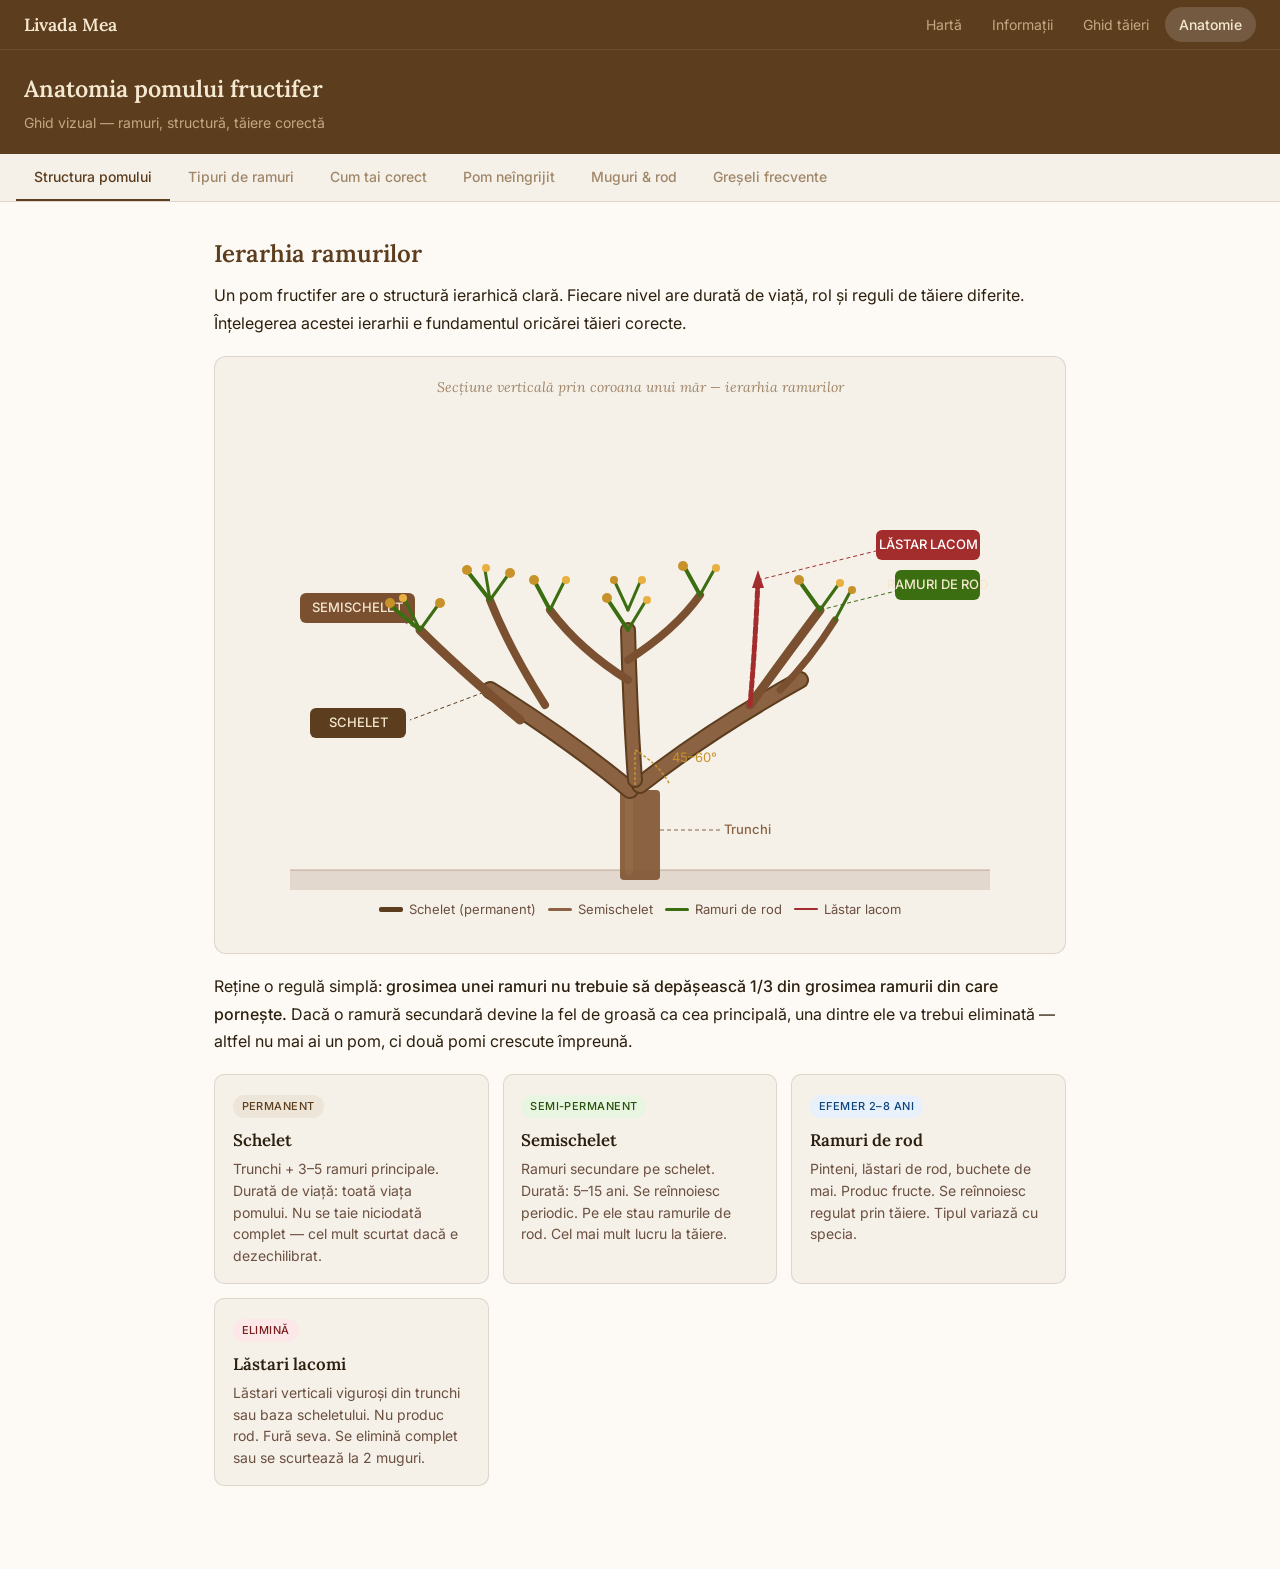
<file: ghid_ramuri_pomi.html>
<!DOCTYPE html>
<html lang="ro">
<head>
<meta charset="UTF-8">
<meta name="viewport" content="width=device-width, initial-scale=1.0">
<title>Ghid Ramuri Pomi Fructiferi</title>
<link rel="stylesheet" href="style.css">
<link rel="icon" href="favicon.ico">
<style>
:root {
  --red:     #A32D2D;
  --red-lt:  #E07070;
  --blue:    #1A5276;
  --sky:     #D6EAF8;
}

body { font-size: 16px; line-height: 1.7; }


/* ── NAV TABS ── */
.nav-tabs {
  background: var(--bg2);
  border-bottom: 1px solid var(--border);
  display: flex;
  overflow-x: auto;
  scrollbar-width: none;
  gap: 0;
  padding: 0 1rem;
  max-width: 100%;
}
.nav-tabs::-webkit-scrollbar { display: none; }
.nav-tab {
  padding: 14px 18px;
  font-size: 14px;
  font-weight: 500;
  color: var(--ink3);
  border: none;
  background: transparent;
  cursor: pointer;
  white-space: nowrap;
  border-bottom: 2px solid transparent;
  transition: all 0.2s;
  font-family: var(--font-body);
}
.nav-tab:hover { color: var(--ink2); }
.nav-tab.active { color: var(--bark); border-bottom-color: var(--bark); font-weight: 500; }
@media (prefers-color-scheme: dark) {
  .nav-tab.active { color: var(--gold-lt); border-bottom-color: var(--gold-lt); }
}

/* ── CONTENT SECTIONS ── */
.section { display: none; max-width: 900px; margin: 0 auto; padding: 2rem 1.5rem 4rem; }
.section.active { display: block; }

/* ── PROSE ── */
.prose h2 {
  font-family: var(--font-display);
  font-size: 1.5rem;
  font-weight: 600;
  color: var(--bark);
  margin: 2rem 0 0.5rem;
  padding-top: 1rem;
  border-top: 1px solid var(--border);
}
@media (prefers-color-scheme: dark) { .prose h2 { color: var(--gold-lt); } }
.prose h2:first-child { border-top: none; margin-top: 0; padding-top: 0; }
.prose h3 {
  font-family: var(--font-display);
  font-style: italic;
  font-size: 1.1rem;
  color: var(--ink2);
  margin: 1.2rem 0 0.4rem;
}
.prose p { margin-bottom: 0.8rem; color: var(--ink); }
.prose strong { font-weight: 500; color: var(--ink); }

/* ── CARDS ── */
.card-grid { display: grid; grid-template-columns: repeat(auto-fill, minmax(min(260px, 100%), 1fr)); gap: 14px; margin: 1.2rem 0; }
.card {
  background: var(--bg2);
  border: 1px solid var(--border);
  border-radius: 10px;
  padding: 1rem 1.1rem;
  position: relative;
}
.card-icon { font-size: 22px; margin-bottom: 6px; }
.card-title {
  font-family: var(--font-display);
  font-size: 1.05rem;
  font-weight: 600;
  margin-bottom: 4px;
  color: var(--ink);
}
.card-body { font-size: 14px; color: var(--ink2); line-height: 1.55; }
.card-tag {
  display: inline-block;
  font-size: 11px;
  font-weight: 500;
  padding: 2px 9px;
  border-radius: 20px;
  margin-bottom: 8px;
  letter-spacing: 0.04em;
  text-transform: uppercase;
}
.tag-permanent  { background: #EDE6D8; color: #5C3D1E; }
.tag-semi       { background: #E8F5E1; color: #27500A; }
.tag-rod        { background: #E8F0FB; color: #0C447C; }
.tag-bad        { background: #FCE8E8; color: #791F1F; }
@media (prefers-color-scheme: dark) {
  .tag-permanent { background: #3D2510; color: #F0C85A; }
  .tag-semi      { background: #173404; color: #C0DD97; }
  .tag-rod       { background: #042C53; color: #85B7EB; }
  .tag-bad       { background: #500D0D; color: #F09595; }
}

/* ── ALERT BOXES ── */
.alert {
  border-radius: 8px;
  padding: 14px 18px;
  font-size: 14px;
  margin: 1rem 0;
  border-left: 3px solid;
  line-height: 1.55;
}
.alert-warn    { background: #FEF3E2; color: #7D4E0A; border-color: #C8922A; }
.alert-danger  { background: #FDECEC; color: #7A1F1F; border-color: #A32D2D; }
.alert-success { background: #EBF6E2; color: #27500A; border-color: #3B6D11; }
.alert-info    { background: #E8F0FB; color: #0C447C; border-color: #185FA5; }
@media (prefers-color-scheme: dark) {
  .alert-warn    { background: #2A1800; color: #F0C85A; border-color: #C8922A; }
  .alert-danger  { background: #280808; color: #F09595; border-color: #A32D2D; }
  .alert-success { background: #0A1E04; color: #C0DD97; border-color: #3B6D11; }
  .alert-info    { background: #021530; color: #85B7EB; border-color: #185FA5; }
}

/* ── SVG DIAGRAMS ── */
.diagram-wrap {
  background: var(--bg2);
  border: 1px solid var(--border);
  border-radius: 12px;
  padding: 1.2rem;
  margin: 1.2rem 0;
  overflow-x: auto;
}
.diagram-title {
  font-family: var(--font-display);
  font-style: italic;
  font-size: 14px;
  color: var(--ink3);
  text-align: center;
  margin-bottom: 10px;
}
svg { display: block; margin: 0 auto; }
.svg-label {
  font-family: 'Inter', sans-serif;
  font-size: 13px;
}

/* ── STEP LIST ── */
.step-list { display: flex; flex-direction: column; gap: 10px; margin: 1rem 0; }
.step-item { display: flex; gap: 12px; align-items: flex-start; }
.step-num {
  width: 26px; height: 26px;
  border-radius: 50%;
  display: flex; align-items: center; justify-content: center;
  font-size: 12px; font-weight: 500;
  flex-shrink: 0; margin-top: 1px;
  background: var(--bg3);
  color: var(--ink2);
  border: 1px solid var(--border);
}
.step-text { font-size: 14px; line-height: 1.6; color: var(--ink); }

/* ── TABLE ── */
.data-table { width: 100%; border-collapse: collapse; font-size: 14px; margin: 1rem 0; }
.data-table th {
  text-align: left; padding: 10px 14px;
  background: var(--bg3); color: var(--ink2);
  font-weight: 500; font-size: 13px;
  border-bottom: 1px solid var(--border);
}
.data-table td {
  padding: 10px 14px;
  border-bottom: 1px solid var(--border);
  vertical-align: top;
  color: var(--ink);
}
.data-table tr:last-child td { border-bottom: none; }
.data-table tr:hover td { background: var(--bg2); }

/* ── LEGEND ROW ── */
.legend-row { display: flex; flex-wrap: wrap; gap: 12px; margin: 8px 0 14px; font-size: 13px; }
.legend-item { display: flex; align-items: center; gap: 6px; color: var(--ink2); }
.legend-line { width: 24px; height: 3px; border-radius: 2px; }

/* ── INTERACTIVE PRUNING ── */
.prune-wrap { background: var(--bg2); border: 1px solid var(--border); border-radius: 12px; padding: 1.2rem; margin: 1.2rem 0; }
.prune-controls { display: flex; flex-wrap: wrap; gap: 8px; margin-bottom: 12px; }
.prune-btn {
  padding: 6px 16px; border-radius: 20px;
  border: 1px solid var(--border);
  background: var(--bg);
  font-size: 13px; color: var(--ink2);
  cursor: pointer; font-family: var(--font-body);
  transition: all 0.15s;
}
.prune-btn:hover { background: var(--bg3); }
.prune-btn.sel { background: var(--bark); color: #F5E8D0; border-color: var(--bark); }
.prune-result {
  background: var(--bg);
  border: 1px solid var(--border);
  border-radius: 8px;
  padding: 12px 16px;
  font-size: 14px;
  color: var(--ink2);
  min-height: 60px;
  line-height: 1.6;
}

/* ── YEAR TIMELINE ── */
.timeline { display: flex; flex-direction: column; gap: 0; margin: 1rem 0; }
.tl-item { display: flex; gap: 0; }
.tl-year {
  width: 70px; flex-shrink: 0;
  font-family: var(--font-display); font-weight: 600;
  font-size: 14px; color: var(--gold);
  padding: 14px 0 14px;
  text-align: right; padding-right: 16px;
  position: relative;
}
.tl-year::after {
  content: '';
  position: absolute;
  right: -1px; top: 18px;
  width: 10px; height: 10px;
  border-radius: 50%;
  background: var(--bark-md);
  border: 2px solid var(--bg2);
  z-index: 1;
}
.tl-line {
  width: 1px; background: var(--border);
  flex-shrink: 0; position: relative;
  margin-right: 16px;
}
.tl-content {
  padding: 10px 0 18px;
  flex: 1;
}
.tl-title { font-weight: 500; font-size: 15px; margin-bottom: 4px; }
.tl-body { font-size: 14px; color: var(--ink2); line-height: 1.55; }

@media (max-width: 600px) {
  .nav-tabs { padding: 0 0.5rem; }
  .nav-tab { padding: 10px 12px; font-size: 13px; }
  .section { padding: 1.2rem 1rem 3rem; }
  .prose h2 { font-size: 1.3rem; }
  .card { padding: 0.8rem; }
  .diagram-wrap { padding: 0.8rem; margin: 0.8rem 0; }
  .diagram-wrap svg { max-width: 100%; height: auto; }
}

</style>
</head>
<body>

<nav class="main-nav">
  <a href="index.html" class="nav-brand">Livada Mea</a>
  <div class="nav-links">
    <a href="index.html" class="nav-link">Hartă</a>
    <a href="informatii.html" class="nav-link">Informații</a>
    <a href="ghid_taieri_pomi.html" class="nav-link">Ghid tăieri</a>
    <a href="ghid_ramuri_pomi.html" class="nav-link active">Anatomie</a>
  </div>
</nav>

<div class="page-header">
  <div>
    <h1>Anatomia pomului fructifer</h1>
    <div class="page-header-sub">Ghid vizual — ramuri, structură, tăiere corectă</div>
  </div>
</div>

<nav class="nav-tabs">
  <button class="nav-tab active" data-sec="structura">Structura pomului</button>
  <button class="nav-tab" data-sec="tipuri">Tipuri de ramuri</button>
  <button class="nav-tab" data-sec="taietura">Cum tai corect</button>
  <button class="nav-tab" data-sec="neglect">Pom neîngrijit</button>
  <button class="nav-tab" data-sec="muguri">Muguri & rod</button>
  <button class="nav-tab" data-sec="greseli">Greșeli frecvente</button>
</nav>

<!-- ══════════════════════════════════════════
     SECȚIUNEA 1 — STRUCTURA POMULUI
═══════════════════════════════════════════ -->
<div class="section active" id="sec-structura">
  <div class="prose">
    <h2>Ierarhia ramurilor</h2>
    <p>Un pom fructifer are o structură ierarhică clară. Fiecare nivel are durată de viață, rol și reguli de tăiere diferite. Înțelegerea acestei ierarhii e fundamentul oricărei tăieri corecte.</p>
  </div>

  <div class="diagram-wrap">
    <div class="diagram-title">Secțiune verticală prin coroana unui măr — ierarhia ramurilor</div>
    <svg viewBox="0 0 700 480" width="100%" style="max-width:700px">
      <!-- Sky background -->
      <rect x="0" y="0" width="700" height="480" fill="none"/>

      <!-- TRUNCHI -->
      <rect x="330" y="380" width="40" height="90" rx="4" fill="#8B6242"/>
      <rect x="335" y="385" width="8" height="80" rx="2" fill="#A07850" opacity="0.4"/>
      <!-- trunchi label -->
      <line x1="370" y1="420" x2="430" y2="420" stroke="#8B6242" stroke-width="1" stroke-dasharray="4,3"/>
      <text x="434" y="424" class="svg-label" fill="#8B6242" font-weight="500">Trunchi</text>

      <!-- SCHELET — ramura stânga principală -->
      <path d="M340,380 Q280,330 200,280" stroke="#5C3D1E" stroke-width="18" fill="none" stroke-linecap="round"/>
      <path d="M340,380 Q280,330 200,280" stroke="#8B6242" stroke-width="14" fill="none" stroke-linecap="round"/>
      <!-- SCHELET — ramura dreapta principală -->
      <path d="M350,375 Q420,320 510,270" stroke="#5C3D1E" stroke-width="18" fill="none" stroke-linecap="round"/>
      <path d="M350,375 Q420,320 510,270" stroke="#8B6242" stroke-width="14" fill="none" stroke-linecap="round"/>
      <!-- SCHELET — ramura centrala sus -->
      <path d="M345,370 Q340,300 338,220" stroke="#5C3D1E" stroke-width="16" fill="none" stroke-linecap="round"/>
      <path d="M345,370 Q340,300 338,220" stroke="#8B6242" stroke-width="12" fill="none" stroke-linecap="round"/>

      <!-- Label SCHELET -->
      <line x1="200" y1="280" x2="120" y2="310" stroke="#5C3D1E" stroke-width="1" stroke-dasharray="4,3"/>
      <rect x="20" y="298" width="96" height="30" rx="6" fill="#5C3D1E"/>
      <text x="68" y="317" class="svg-label" fill="#F5E8D0" text-anchor="middle" font-weight="500">SCHELET</text>

      <!-- SEMISCHELET stânga -->
      <path d="M230,310 Q170,260 130,220" stroke="#7A5030" stroke-width="9" fill="none" stroke-linecap="round"/>
      <path d="M255,295 Q220,240 200,190" stroke="#7A5030" stroke-width="8" fill="none" stroke-linecap="round"/>
      <!-- SEMISCHELET dreapta -->
      <path d="M460,295 Q500,240 530,200" stroke="#7A5030" stroke-width="9" fill="none" stroke-linecap="round"/>
      <path d="M490,280 Q520,250 545,210" stroke="#7A5030" stroke-width="7" fill="none" stroke-linecap="round"/>
      <!-- SEMISCHELET sus -->
      <path d="M338,270 Q290,240 260,200" stroke="#7A5030" stroke-width="8" fill="none" stroke-linecap="round"/>
      <path d="M338,250 Q385,220 410,185" stroke="#7A5030" stroke-width="8" fill="none" stroke-linecap="round"/>

      <!-- Label SEMISCHELET -->
      <line x1="130" y1="220" x2="90" y2="200" stroke="#7A5030" stroke-width="1" stroke-dasharray="4,3"/>
      <rect x="10" y="183" width="115" height="30" rx="6" fill="#7A5030"/>
      <text x="67" y="202" class="svg-label" fill="#F5E8D0" text-anchor="middle" font-weight="500">SEMISCHELET</text>

      <!-- RAMURI DE ROD — pinteni și lăstari scurți -->
      <!-- stânga sus -->
      <line x1="130" y1="220" x2="100" y2="195" stroke="#3B6D11" stroke-width="4" stroke-linecap="round"/>
      <line x1="130" y1="220" x2="115" y2="190" stroke="#3B6D11" stroke-width="3" stroke-linecap="round"/>
      <line x1="130" y1="220" x2="148" y2="195" stroke="#3B6D11" stroke-width="3" stroke-linecap="round"/>
      <line x1="200" y1="190" x2="178" y2="162" stroke="#3B6D11" stroke-width="4" stroke-linecap="round"/>
      <line x1="200" y1="190" x2="195" y2="160" stroke="#3B6D11" stroke-width="3" stroke-linecap="round"/>
      <line x1="200" y1="190" x2="218" y2="165" stroke="#3B6D11" stroke-width="3" stroke-linecap="round"/>
      <!-- dreapta sus -->
      <line x1="530" y1="200" x2="510" y2="172" stroke="#3B6D11" stroke-width="4" stroke-linecap="round"/>
      <line x1="530" y1="200" x2="548" y2="175" stroke="#3B6D11" stroke-width="3" stroke-linecap="round"/>
      <line x1="545" y1="210" x2="560" y2="182" stroke="#3B6D11" stroke-width="3" stroke-linecap="round"/>
      <!-- centru sus -->
      <line x1="260" y1="200" x2="245" y2="172" stroke="#3B6D11" stroke-width="4" stroke-linecap="round"/>
      <line x1="260" y1="200" x2="274" y2="172" stroke="#3B6D11" stroke-width="3" stroke-linecap="round"/>
      <line x1="410" y1="185" x2="395" y2="158" stroke="#3B6D11" stroke-width="4" stroke-linecap="round"/>
      <line x1="410" y1="185" x2="424" y2="160" stroke="#3B6D11" stroke-width="3" stroke-linecap="round"/>
      <!-- ax central sus -->
      <line x1="338" y1="220" x2="318" y2="190" stroke="#3B6D11" stroke-width="4" stroke-linecap="round"/>
      <line x1="338" y1="220" x2="355" y2="192" stroke="#3B6D11" stroke-width="3" stroke-linecap="round"/>
      <line x1="338" y1="200" x2="325" y2="172" stroke="#3B6D11" stroke-width="3" stroke-linecap="round"/>
      <line x1="338" y1="200" x2="350" y2="172" stroke="#3B6D11" stroke-width="3" stroke-linecap="round"/>

      <!-- Muguri / fructe pe pinteni -->
      <circle cx="100" cy="193" r="5" fill="#C8922A"/>
      <circle cx="113" cy="188" r="4" fill="#E8B040"/>
      <circle cx="150" cy="193" r="5" fill="#C8922A"/>
      <circle cx="177" cy="160" r="5" fill="#C8922A"/>
      <circle cx="196" cy="158" r="4" fill="#E8B040"/>
      <circle cx="220" cy="163" r="5" fill="#C8922A"/>
      <circle cx="509" cy="170" r="5" fill="#C8922A"/>
      <circle cx="550" cy="173" r="4" fill="#E8B040"/>
      <circle cx="562" cy="180" r="4" fill="#C8922A"/>
      <circle cx="244" cy="170" r="5" fill="#C8922A"/>
      <circle cx="276" cy="170" r="4" fill="#E8B040"/>
      <circle cx="393" cy="156" r="5" fill="#C8922A"/>
      <circle cx="426" cy="158" r="4" fill="#E8B040"/>
      <circle cx="317" cy="188" r="5" fill="#C8922A"/>
      <circle cx="357" cy="190" r="4" fill="#E8B040"/>
      <circle cx="324" cy="170" r="4" fill="#C8922A"/>
      <circle cx="352" cy="170" r="4" fill="#E8B040"/>

      <!-- Label ROD -->
      <line x1="530" y1="200" x2="610" y2="180" stroke="#3B6D11" stroke-width="1" stroke-dasharray="4,3"/>
      <rect x="605" y="160" width="85" height="30" rx="6" fill="#3B6D11"/>
      <text x="647" y="179" class="svg-label" fill="#F5E8D0" text-anchor="middle" font-weight="500">RAMURI DE ROD</text>

      <!-- LĂSTAR LACOM — vertical din schelet -->
      <path d="M460,295 Q465,240 468,170" stroke="#A32D2D" stroke-width="5" fill="none" stroke-linecap="round" stroke-dasharray="6,3"/>
      <polygon points="468,160 462,178 474,178" fill="#A32D2D"/>
      <!-- Label LACOM -->
      <line x1="468" y1="170" x2="590" y2="140" stroke="#A32D2D" stroke-width="1" stroke-dasharray="4,3"/>
      <rect x="586" y="120" width="104" height="30" rx="6" fill="#A32D2D"/>
      <text x="638" y="139" class="svg-label" fill="#fff" text-anchor="middle" font-weight="500">LĂSTAR LACOM</text>

      <!-- Sol -->
      <rect x="0" y="460" width="700" height="20" fill="#7A5030" opacity="0.15" rx="0"/>
      <line x1="0" y1="460" x2="700" y2="460" stroke="#8B6242" stroke-width="1.5" opacity="0.3"/>

      <!-- Unghi indicator -->
      <path d="M345,375 L345,340 Q370,355 380,375" stroke="#C8922A" stroke-width="1.5" fill="none" stroke-dasharray="3,2"/>
      <text x="382" y="352" class="svg-label" fill="#C8922A" font-size="11">45–60°</text>
    </svg>
    <div class="legend-row" style="justify-content:center">
      <div class="legend-item"><div class="legend-line" style="background:#5C3D1E;height:5px"></div><span>Schelet (permanent)</span></div>
      <div class="legend-item"><div class="legend-line" style="background:#8B6242"></div><span>Semischelet</span></div>
      <div class="legend-item"><div class="legend-line" style="background:#3B6D11"></div><span>Ramuri de rod</span></div>
      <div class="legend-item"><div class="legend-line" style="background:#A32D2D;height:2px;border-bottom:2px dashed #A32D2D"></div><span>Lăstar lacom</span></div>
    </div>
  </div>

  <div class="prose">
    <p>Reține o regulă simplă: <strong>grosimea unei ramuri nu trebuie să depășească 1/3 din grosimea ramurii din care pornește.</strong> Dacă o ramură secundară devine la fel de groasă ca cea principală, una dintre ele va trebui eliminată — altfel nu mai ai un pom, ci două pomi crescute împreună.</p>
  </div>

  <div class="card-grid">
    <div class="card">
      <span class="card-tag tag-permanent">Permanent</span>
      <div class="card-title">Schelet</div>
      <div class="card-body">Trunchi + 3–5 ramuri principale. Durată de viață: toată viața pomului. Nu se taie niciodată complet — cel mult scurtat dacă e dezechilibrat.</div>
    </div>
    <div class="card">
      <span class="card-tag tag-semi">Semi-permanent</span>
      <div class="card-title">Semischelet</div>
      <div class="card-body">Ramuri secundare pe schelet. Durată: 5–15 ani. Se reînnoiesc periodic. Pe ele stau ramurile de rod. Cel mai mult lucru la tăiere.</div>
    </div>
    <div class="card">
      <span class="card-tag tag-rod">Efemer 2–8 ani</span>
      <div class="card-title">Ramuri de rod</div>
      <div class="card-body">Pinteni, lăstari de rod, buchete de mai. Produc fructe. Se reînnoiesc regulat prin tăiere. Tipul variază cu specia.</div>
    </div>
    <div class="card">
      <span class="card-tag tag-bad">Elimină</span>
      <div class="card-title">Lăstari lacomi</div>
      <div class="card-body">Lăstari verticali viguroși din trunchi sau baza scheletului. Nu produc rod. Fură seva. Se elimină complet sau se scurtează la 2 muguri.</div>
    </div>
  </div>
</div>

<!-- ══════════════════════════════════════════
     SECȚIUNEA 2 — TIPURI DE RAMURI
═══════════════════════════════════════════ -->
<div class="section" id="sec-tipuri">
  <div class="prose">
    <h2>Ramurile de rod — detalii pe specii</h2>
    <p>Nu toate speciile rodesc la fel. Înainte de a tăia, trebuie să știi pe <em>ce tip de lemn</em> rodește pomul tău — altfel riști să tai exact ramurile care îți vor da fructe.</p>
  </div>

  <table class="data-table">
    <thead>
      <tr>
        <th>Specie</th>
        <th>Unde rodește</th>
        <th>Tipul ramurilor de rod</th>
        <th>Durată rod</th>
      </tr>
    </thead>
    <tbody>
      <tr><td><strong>Măr, Păr</strong></td><td>Pinteni pe lemn de 2–8 ani</td><td>Pinteni scurți (2–15 cm), noduroși</td><td>6–10 ani</td></tr>
      <tr><td><strong>Gutui</strong></td><td>Vârful lăstarilor de 1 an</td><td>Lăstari noi din sezonul curent</td><td>1 an</td></tr>
      <tr><td><strong>Cireș, Vișin</strong></td><td>Buchete de mai pe lemn de 2–10 ani</td><td>Ramulețe foarte scurte (1–3 cm) cu muguri îngrămădiți</td><td>5–10 ani</td></tr>
      <tr><td><strong>Piersic, Nectarin</strong></td><td>Exclusiv pe lăstari de 1 an</td><td>Lăstari de 30–60 cm cu muguri tripleți</td><td>1 an</td></tr>
      <tr><td><strong>Cais, Prun</strong></td><td>Pinteni + lăstari de 1 an (mixt)</td><td>Pinteni scurți și lăstari mijlocii</td><td>3–6 ani</td></tr>
      <tr><td><strong>Kaki</strong></td><td>Lăstari de 1 an la capătul ramurilor</td><td>Lăstari noi — nu tăia vârfurile</td><td>1 an</td></tr>
    </tbody>
  </table>

  <div class="diagram-wrap">
    <div class="diagram-title">Cum arată mugurii la piersic — regula celor 3 muguri</div>
    <svg viewBox="0 0 600 200" width="100%" style="max-width:600px">
      <!-- Ramura de 1 an -->
      <rect x="60" y="90" width="480" height="18" rx="9" fill="#8B6242"/>
      <rect x="64" y="94" width="12" height="10" rx="3" fill="#A07850" opacity="0.5"/>

      <!-- Grupuri de 3 muguri -->
      <!-- grup 1 -->
      <ellipse cx="140" cy="82" rx="9" ry="13" fill="#C8922A" transform="rotate(-10 140 82)"/>
      <ellipse cx="158" cy="78" rx="7" ry="10" fill="#5C3D1E" transform="rotate(0 158 78)"/>
      <ellipse cx="176" cy="82" rx="9" ry="13" fill="#C8922A" transform="rotate(10 176 82)"/>
      <!-- grup 2 -->
      <ellipse cx="260" cy="82" rx="9" ry="13" fill="#C8922A" transform="rotate(-10 260 82)"/>
      <ellipse cx="278" cy="78" rx="7" ry="10" fill="#5C3D1E" transform="rotate(0 278 78)"/>
      <ellipse cx="296" cy="82" rx="9" ry="13" fill="#C8922A" transform="rotate(10 296 82)"/>
      <!-- grup 3 -->
      <ellipse cx="380" cy="82" rx="9" ry="13" fill="#C8922A" transform="rotate(-10 380 82)"/>
      <ellipse cx="398" cy="78" rx="7" ry="10" fill="#5C3D1E" transform="rotate(0 398 78)"/>
      <ellipse cx="416" cy="82" rx="9" ry="13" fill="#C8922A" transform="rotate(10 416 82)"/>

      <!-- Labels grup 1 -->
      <line x1="140" y1="68" x2="100" y2="40" stroke="#C8922A" stroke-width="1" stroke-dasharray="3,2"/>
      <text x="98" y="36" class="svg-label" fill="#C8922A" text-anchor="end" font-size="11">mugure floare</text>
      <line x1="158" y1="68" x2="158" y2="40" stroke="#5C3D1E" stroke-width="1" stroke-dasharray="3,2"/>
      <text x="158" y="36" class="svg-label" fill="#5C3D1E" text-anchor="middle" font-size="11">mugure frunze</text>
      <line x1="176" y1="68" x2="216" y2="40" stroke="#C8922A" stroke-width="1" stroke-dasharray="3,2"/>
      <text x="220" y="36" class="svg-label" fill="#C8922A" font-size="11">mugure floare</text>

      <!-- Label ramura -->
      <text x="540" y="103" class="svg-label" fill="#8B6242" font-size="12" text-anchor="middle">lăstar</text>
      <text x="540" y="116" class="svg-label" fill="#8B6242" font-size="12" text-anchor="middle">de 1 an</text>

      <!-- Legendă jos -->
      <circle cx="140" cy="160" r="7" fill="#C8922A"/>
      <text x="153" y="164" class="svg-label" fill="#C8922A" font-size="12">Mugure rotund, umflat = FLOARE (rod)</text>
      <circle cx="140" cy="182" r="5" fill="#5C3D1E"/>
      <text x="153" y="186" class="svg-label" fill="#5C3D1E" font-size="12">Mugure alungit, ascuțit = FRUNZE (vegetativ)</text>
    </svg>
  </div>

  <div class="diagram-wrap">
    <div class="diagram-title">Pinten de rod la măr — cum arată și când îl reînnoiești</div>
    <svg viewBox="0 0 500 180" width="100%" style="max-width:500px">
      <!-- Ramura semischelet -->
      <path d="M30,120 Q200,115 470,110" stroke="#8B6242" stroke-width="14" fill="none" stroke-linecap="round"/>

      <!-- Pinten tânăr (2–3 ani) — sănătos -->
      <path d="M100,113 Q95,85 92,65" stroke="#5C3D1E" stroke-width="5" fill="none" stroke-linecap="round"/>
      <circle cx="92" cy="62" r="6" fill="#C8922A"/>
      <circle cx="86" cy="75" r="5" fill="#C8922A"/>
      <circle cx="97" cy="72" r="4" fill="#E8B040"/>
      <text x="108" y="68" class="svg-label" fill="#3B6D11" font-size="11" font-weight="500">Tânăr (2–3 ani)</text>
      <text x="108" y="80" class="svg-label" fill="#3B6D11" font-size="10">✓ Productiv, lasă-l</text>

      <!-- Pinten mediu (4–5 ani) -->
      <path d="M230,112 Q228,80 224,52 Q222,48 218,45 Q224,42 228,38" stroke="#5C3D1E" stroke-width="4" fill="none" stroke-linecap="round"/>
      <circle cx="228" cy="36" r="5" fill="#C8922A"/>
      <circle cx="218" cy="42" r="4" fill="#C8922A"/>
      <text x="240" y="48" class="svg-label" fill="#6B5040" font-size="11" font-weight="500">Mediu (4–5 ani)</text>
      <text x="240" y="60" class="svg-label" fill="#6B5040" font-size="10">~ Ancora productivitate</text>

      <!-- Pinten epuizat (7+ ani) — noduri multe -->
      <path d="M360,111 Q362,88 366,70 Q364,65 370,60 Q366,55 372,50 Q368,45 374,40 Q370,35 376,30" stroke="#5C3D1E" stroke-width="3" fill="none" stroke-linecap="round"/>
      <circle cx="366" cy="68" r="3" fill="#8B6242"/>
      <circle cx="370" cy="58" r="3" fill="#8B6242"/>
      <circle cx="372" cy="48" r="3" fill="#8B6242"/>
      <circle cx="374" cy="38" r="3" fill="#8B6242"/>
      <circle cx="376" cy="28" r="3" fill="#A32D2D"/>
      <text x="385" y="35" class="svg-label" fill="#A32D2D" font-size="11" font-weight="500">Epuizat (7+ ani)</text>
      <text x="385" y="47" class="svg-label" fill="#A32D2D" font-size="10">✗ Taie la bază sau scurt.</text>

      <!-- Indicator scurtare -->
      <line x1="360" y1="111" x2="360" y2="130" stroke="#A32D2D" stroke-width="1.5" stroke-dasharray="4,2"/>
      <text x="330" y="148" class="svg-label" fill="#A32D2D" font-size="10">taie la baza</text>
      <text x="330" y="160" class="svg-label" fill="#A32D2D" font-size="10">sau la 1. mugure veg.</text>
    </svg>
  </div>

  <div class="alert alert-info">
    <strong>Regula de aur:</strong> un pinten epuizat are mulți noduri îngrămădiți, arată "bârnos" și produce fructe mici, rare. Un pinten sănătos e mai lung, mai "aerisit" și are muguri bine dezvoltați. Nu ai nevoie de instrumente — te uiți și simți cu mâna.
  </div>
</div>

<!-- ══════════════════════════════════════════
     SECȚIUNEA 3 — CUM TAI CORECT
═══════════════════════════════════════════ -->
<div class="section" id="sec-taietura">
  <div class="prose">
    <h2>Tehnica tăieturii — detalii esențiale</h2>
  </div>

  <div class="diagram-wrap">
    <div class="diagram-title">Unghiul și poziția tăieturii față de mugure</div>
    <svg viewBox="0 0 600 260" width="100%" style="max-width:600px">

      <!-- CORECT -->
      <text x="100" y="22" class="svg-label" fill="#3B6D11" font-weight="500" font-size="13" text-anchor="middle">✓ CORECT</text>
      <rect x="88" y="60" width="24" height="160" rx="12" fill="#8B6242"/>
      <!-- Mugure -->
      <ellipse cx="112" cy="120" rx="10" ry="15" fill="#5C3D1E" transform="rotate(20 112 120)"/>
      <!-- Tăietură corectă — 45°, la 5mm deasupra mugure -->
      <line x1="76" y1="105" x2="120" y2="95" stroke="#3B6D11" stroke-width="3" stroke-linecap="round"/>
      <!-- Săgeată sus -->
      <path d="M98,80 L98,60 L115,70 L98,80" fill="#3B6D11" opacity="0.7"/>
      <!-- Distanță indicator -->
      <line x1="120" y1="95" x2="130" y2="90" stroke="#C8922A" stroke-width="1.5"/>
      <line x1="112" y1="110" x2="130" y2="95" stroke="#C8922A" stroke-width="1.5"/>
      <line x1="130" y1="90" x2="130" y2="95" stroke="#C8922A" stroke-width="2"/>
      <text x="134" y="93" class="svg-label" fill="#C8922A" font-size="10">5mm</text>
      <!-- Unghi 45° -->
      <text x="58" y="103" class="svg-label" fill="#3B6D11" font-size="11">45°</text>
      <text x="50" y="150" class="svg-label" fill="#3B6D11" font-size="11" text-anchor="middle">Creștere</text>
      <text x="50" y="162" class="svg-label" fill="#3B6D11" font-size="11" text-anchor="middle">spre exterior</text>

      <!-- GREȘIT 1 — prea departe -->
      <text x="280" y="22" class="svg-label" fill="#A32D2D" font-weight="500" font-size="13" text-anchor="middle">✗ Prea departe</text>
      <rect x="268" y="60" width="24" height="160" rx="12" fill="#8B6242"/>
      <ellipse cx="292" cy="130" rx="10" ry="15" fill="#5C3D1E" transform="rotate(20 292 130)"/>
      <line x1="256" y1="90" x2="300" y2="80" stroke="#A32D2D" stroke-width="3" stroke-linecap="round"/>
      <!-- Ciot lung -->
      <rect x="292" y="80" width="6" height="28" rx="3" fill="#A07850" opacity="0.8"/>
      <text x="302" y="78" class="svg-label" fill="#A32D2D" font-size="10">ciot</text>
      <text x="302" y="89" class="svg-label" fill="#A32D2D" font-size="10">putrezire →</text>
      <text x="248" y="150" class="svg-label" fill="#A32D2D" font-size="11" text-anchor="middle">Ciotul</text>
      <text x="248" y="162" class="svg-label" fill="#A32D2D" font-size="11" text-anchor="middle">moare și</text>
      <text x="248" y="174" class="svg-label" fill="#A32D2D" font-size="11" text-anchor="middle">infectează</text>

      <!-- GREȘIT 2 — prea aproape -->
      <text x="460" y="22" class="svg-label" fill="#A32D2D" font-weight="500" font-size="13" text-anchor="middle">✗ Prea aproape</text>
      <rect x="448" y="60" width="24" height="160" rx="12" fill="#8B6242"/>
      <ellipse cx="472" cy="130" rx="10" ry="15" fill="#5C3D1E" transform="rotate(20 472 130)"/>
      <line x1="436" y1="130" x2="480" y2="120" stroke="#A32D2D" stroke-width="3" stroke-linecap="round"/>
      <!-- X pe mugure -->
      <line x1="465" y1="118" x2="478" y2="130" stroke="#A32D2D" stroke-width="2.5"/>
      <line x1="478" y1="118" x2="465" y2="130" stroke="#A32D2D" stroke-width="2.5"/>
      <text x="430" y="150" class="svg-label" fill="#A32D2D" font-size="11" text-anchor="middle">Mugurul</text>
      <text x="430" y="162" class="svg-label" fill="#A32D2D" font-size="11" text-anchor="middle">se usucă</text>
    </svg>
  </div>

  <div class="diagram-wrap">
    <div class="diagram-title">Eliminarea unei ramuri groase — tehnica celor 3 tăieturi</div>
    <svg viewBox="0 0 600 220" width="100%" style="max-width:600px">
      <!-- Ramura mama -->
      <path d="M40,160 Q200,155 560,150" stroke="#5C3D1E" stroke-width="22" fill="none" stroke-linecap="round"/>
      <path d="M40,160 Q200,155 560,150" stroke="#8B6242" stroke-width="16" fill="none" stroke-linecap="round"/>

      <!-- Collar -->
      <ellipse cx="200" cy="142" rx="18" ry="14" fill="#7A5030" opacity="0.7"/>
      <text x="200" y="125" class="svg-label" fill="#C8922A" text-anchor="middle" font-size="11" font-weight="500">collar</text>
      <line x1="200" y1="128" x2="200" y2="136" stroke="#C8922A" stroke-width="1.5"/>

      <!-- Ramura de eliminat -->
      <path d="M200,142 Q230,80 250,30" stroke="#5C3D1E" stroke-width="16" fill="none" stroke-linecap="round"/>
      <path d="M200,142 Q230,80 250,30" stroke="#8B6242" stroke-width="12" fill="none" stroke-linecap="round"/>

      <!-- Tăietura 1 — crestătură de jos, la 30cm -->
      <line x1="210" y1="120" x2="240" y2="114" stroke="#C8922A" stroke-width="3" stroke-linecap="round"/>
      <text x="245" y="112" class="svg-label" fill="#C8922A" font-size="11" font-weight="500">① Crestătură de jos</text>
      <text x="245" y="123" class="svg-label" fill="#C8922A" font-size="10">la ~30cm de collar, 1/3 din grosime</text>

      <!-- Tăietura 2 — de sus, la 35cm -->
      <line x1="217" y1="105" x2="248" y2="99" stroke="#3B6D11" stroke-width="3" stroke-linecap="round"/>
      <text x="253" y="97" class="svg-label" fill="#3B6D11" font-size="11" font-weight="500">② Tăietură de sus</text>
      <text x="253" y="108" class="svg-label" fill="#3B6D11" font-size="10">la ~35cm — ramura cade fără să smulgă</text>

      <!-- Ramura cazuta indicator -->
      <path d="M220,108 Q280,140 320,170" stroke="#8B6242" stroke-width="6" fill="none" stroke-dasharray="6,4" opacity="0.5"/>
      <text x="325" y="174" class="svg-label" fill="#8B6242" font-size="10" opacity="0.7">ramura cade</text>

      <!-- Tăietura 3 — la collar -->
      <line x1="202" y1="135" x2="232" y2="128" stroke="#A32D2D" stroke-width="3" stroke-linecap="round"/>
      <text x="237" y="134" class="svg-label" fill="#A32D2D" font-size="11" font-weight="500">③ Tăietură finală la collar</text>
      <text x="237" y="145" class="svg-label" fill="#A32D2D" font-size="10">0cm ciot — celulele de calusare sunt aici</text>
    </svg>
  </div>

  <div class="alert alert-warn">
    <strong>De ce collar?</strong> Inelul de ramificare (collar) conține celule specializate care "știu" să formeze calusul (țesut cicatrizant). Dacă lași un ciot, aceste celule nu pot ajunge la suprafața rănii și lemnul putrezește spre interior. Dacă intri în ramura mamă, faci o rană mai mare și mai greu de vindecat.
  </div>

  <div class="prose">
    <h2>Dezinfecție și mastic</h2>
    <p><strong>Dezinfectează foarfeca</strong> cu alcool 70% sau cu o soluție de înălbitor 10% între fiecare pom și obligatoriu dacă ai tăiat ramuri bolnave. La cireș, dezinfectează chiar între fiecare tăietură — boala bacteriană se transmite prin lama foarfecii.</p>
    <p><strong>Mastică de pomi</strong> — aplică pe toate tăieturile mai mari de 2 cm, imediat după tăietură. La cireș, de la 1 cm. Scopul e să sigilezi rana înainte să se contamineze, nu să o "vindeci" — vindecarea e treaba pomului.</p>
  </div>

  <div class="card-grid">
    <div class="card">
      <div class="card-title">Foarfecă de tăiat</div>
      <div class="card-body">Pentru ramuri până la 2–2,5 cm diametru. Lama trebuie să fie spre ramura de păstrat, nu spre ciot — altfel strivești țesuturile pe care vrei să le protejezi.</div>
    </div>
    <div class="card">
      <div class="card-title">Ferăstrău de grădină</div>
      <div class="card-body">Pentru ramuri peste 2,5 cm. Nu folosi ferăstrău cu lanț pentru tăieturi de finisaj — vibrațiile smulg scoarța. Ferăstrăul de mână cu dinți fini e ideal.</div>
    </div>
    <div class="card">
      <div class="card-title">Cosor / cuțit de altoit</div>
      <div class="card-body">Util pentru finisarea tăieturilor pe lemnul mare — netezești marginile zimțate ale tăieturii de ferăstrău pentru o vindecare mai rapidă.</div>
    </div>
    <div class="card">
      <div class="card-title">Când NU folosi foarfeca</div>
      <div class="card-body">Ramuri mai groase de 2 cm tăiate cu foarfeca → rana zdrobită, scoarța crapă. Folosește ferăstrăul și finisează cu cuțitul.</div>
    </div>
  </div>
</div>

<!-- ══════════════════════════════════════════
     SECȚIUNEA 4 — POM NEÎNGRIJIT
═══════════════════════════════════════════ -->
<div class="section" id="sec-neglect">
  <div class="prose">
    <h2>Pomul neîngrijit — plan de recuperare pe ani</h2>
    <p>Un pom cu mulți ani fără tăiere nu se recuperează dintr-o dată. Intervenția bruscă și masivă (tăierea a peste 30% în același an) declanșează o explozie de lăstari lacomi care înrăutățesc situația. Ai nevoie de un plan pe 3 ani.</p>
  </div>

  <div class="alert alert-danger">
    <strong>Regula absolută:</strong> maxim 25–30% din volumul coroanei într-un singur an. Dacă ai de tăiat mai mult, distribui pe 2–3 ani.
  </div>

  <div class="timeline">
    <div class="tl-item">
      <div class="tl-year">Anul 1</div>
      <div class="tl-line"></div>
      <div class="tl-content">
        <div class="tl-title">Curățenie mare — prioritizezi problemele grave</div>
        <div class="tl-body">
          <strong>1.</strong> Elimini tot ce e mort, bolnav sau rupt — fără limită, indiferent câtă masă e.<br>
          <strong>2.</strong> Elimini toți lăstarii lacomi (verticali, viguroși, din trunchi).<br>
          <strong>3.</strong> Elimini ramurile care cresc spre interiorul coroanei.<br>
          <strong>4.</strong> Elimini ramurile care se încrucișează sau se freacă.<br>
          <strong>5.</strong> Te oprești când ai ajuns la 25–30% din coroană eliminat.<br>
          <em>Nu scurtezi și nu reînnoiești pintenii în primul an — e prea mult stres pentru pom.</em>
        </div>
      </div>
    </div>
    <div class="tl-item">
      <div class="tl-year">Anul 2</div>
      <div class="tl-line"></div>
      <div class="tl-content">
        <div class="tl-title">Reechilibrare — structura coroanei</div>
        <div class="tl-body">
          <strong>1.</strong> Scurtezi ramurile de semischelet care au crescut prea lungi sau dezechilibrate.<br>
          <strong>2.</strong> Reînnoiești pintenașii epuizați (mai vechi de 6–8 ani la măr/păr).<br>
          <strong>3.</strong> Continui să elimini lăstarii lacomi apăruți din tăierile anului trecut (vor fi mulți).<br>
          <strong>4.</strong> Echilibrezi ramurile de schelet dacă una a crescut dominant.
        </div>
      </div>
    </div>
    <div class="tl-item">
      <div class="tl-year">Anul 3</div>
      <div class="tl-line"></div>
      <div class="tl-content">
        <div class="tl-title">Întreținere normală anuală</div>
        <div class="tl-body">
          Intri în regimul normal de tăiere anuală moderată. Pomul a reformat o structură curată — acum menții, nu mai recuperezi. Intervenție anuală de 10–15% din coroană e suficientă.
        </div>
      </div>
    </div>
  </div>

  <div class="diagram-wrap">
    <div class="diagram-title">Ordinea deciziilor la fiecare ramură — diagrama de decizie</div>
    <svg viewBox="0 0 580 420" width="100%" style="max-width:580px">
      <!-- Start -->
      <rect x="220" y="10" width="140" height="36" rx="18" fill="#5C3D1E"/>
      <text x="290" y="33" class="svg-label" fill="#F5E8D0" text-anchor="middle" font-weight="500">Ramură nouă?</text>
      <line x1="290" y1="46" x2="290" y2="66" stroke="#8B6242" stroke-width="1.5"/>

      <!-- Moartă/bolnavă -->
      <rect x="195" y="66" width="190" height="36" rx="8" fill="#F5F0E8" stroke="#8B6242" stroke-width="1"/>
      <text x="290" y="82" class="svg-label" fill="#5C3D1E" text-anchor="middle">E moartă, bolnavă sau ruptă?</text>
      <text x="290" y="94" class="svg-label" fill="#5C3D1E" text-anchor="middle" font-size="10">(lemn brunificat, scoarță crăpată, vârf uscat)</text>

      <line x1="195" y1="84" x2="120" y2="84" stroke="#A32D2D" stroke-width="1.5"/>
      <rect x="30" y="68" width="88" height="32" rx="6" fill="#A32D2D"/>
      <text x="74" y="88" class="svg-label" fill="#fff" text-anchor="middle" font-weight="500">TAIE</text>
      <text x="100" y="78" class="svg-label" fill="#A32D2D" font-size="10">DA →</text>

      <line x1="290" y1="102" x2="290" y2="122" stroke="#8B6242" stroke-width="1.5"/>
      <text x="296" y="115" class="svg-label" fill="#3B6D11" font-size="10">NU ↓</text>

      <!-- Lacom -->
      <rect x="195" y="122" width="190" height="36" rx="8" fill="#F5F0E8" stroke="#8B6242" stroke-width="1"/>
      <text x="290" y="138" class="svg-label" fill="#5C3D1E" text-anchor="middle">E verticală și viguroasă</text>
      <text x="290" y="150" class="svg-label" fill="#5C3D1E" text-anchor="middle" font-size="10">(lăstar lacom din trunchi/schelet)?</text>

      <line x1="195" y1="140" x2="120" y2="140" stroke="#A32D2D" stroke-width="1.5"/>
      <rect x="30" y="124" width="88" height="32" rx="6" fill="#A32D2D"/>
      <text x="74" y="144" class="svg-label" fill="#fff" text-anchor="middle" font-weight="500">TAIE</text>
      <text x="100" y="134" class="svg-label" fill="#A32D2D" font-size="10">DA →</text>

      <line x1="290" y1="158" x2="290" y2="178" stroke="#8B6242" stroke-width="1.5"/>
      <text x="296" y="171" class="svg-label" fill="#3B6D11" font-size="10">NU ↓</text>

      <!-- Interior -->
      <rect x="195" y="178" width="190" height="36" rx="8" fill="#F5F0E8" stroke="#8B6242" stroke-width="1"/>
      <text x="290" y="194" class="svg-label" fill="#5C3D1E" text-anchor="middle">Crește spre interior</text>
      <text x="290" y="206" class="svg-label" fill="#5C3D1E" text-anchor="middle" font-size="10">sau se încrucișează cu alta?</text>

      <line x1="195" y1="196" x2="120" y2="196" stroke="#A32D2D" stroke-width="1.5"/>
      <rect x="30" y="180" width="88" height="32" rx="6" fill="#A32D2D"/>
      <text x="74" y="200" class="svg-label" fill="#fff" text-anchor="middle" font-weight="500">TAIE</text>
      <text x="100" y="190" class="svg-label" fill="#A32D2D" font-size="10">DA →</text>

      <line x1="290" y1="214" x2="290" y2="234" stroke="#8B6242" stroke-width="1.5"/>
      <text x="296" y="227" class="svg-label" fill="#3B6D11" font-size="10">NU ↓</text>

      <!-- Umbrea? -->
      <rect x="195" y="234" width="190" height="36" rx="8" fill="#F5F0E8" stroke="#8B6242" stroke-width="1"/>
      <text x="290" y="250" class="svg-label" fill="#5C3D1E" text-anchor="middle">Umbrește ramuri de rod</text>
      <text x="290" y="262" class="svg-label" fill="#5C3D1E" text-anchor="middle" font-size="10">dedesubt sau alături?</text>

      <line x1="195" y1="252" x2="120" y2="252" stroke="#A32D2D" stroke-width="1.5"/>
      <rect x="30" y="236" width="88" height="32" rx="6" fill="#A32D2D"/>
      <text x="74" y="256" class="svg-label" fill="#fff" text-anchor="middle" font-weight="500">TAIE</text>
      <text x="100" y="246" class="svg-label" fill="#A32D2D" font-size="10">DA →</text>

      <line x1="290" y1="270" x2="290" y2="290" stroke="#8B6242" stroke-width="1.5"/>
      <text x="296" y="283" class="svg-label" fill="#3B6D11" font-size="10">NU ↓</text>

      <!-- Ai atins 25%? -->
      <rect x="195" y="290" width="190" height="36" rx="8" fill="#F5F0E8" stroke="#8B6242" stroke-width="1"/>
      <text x="290" y="306" class="svg-label" fill="#5C3D1E" text-anchor="middle">Ai eliminat deja 25–30%</text>
      <text x="290" y="318" class="svg-label" fill="#5C3D1E" text-anchor="middle" font-size="10">din coroana totală?</text>

      <line x1="385" y1="308" x2="460" y2="308" stroke="#A32D2D" stroke-width="1.5"/>
      <rect x="462" y="292" width="100" height="32" rx="6" fill="#C8922A"/>
      <text x="512" y="312" class="svg-label" fill="#fff" text-anchor="middle" font-weight="500">OPREȘTE-TE</text>
      <text x="390" y="302" class="svg-label" fill="#A32D2D" font-size="10">DA →</text>

      <line x1="290" y1="326" x2="290" y2="346" stroke="#8B6242" stroke-width="1.5"/>
      <text x="296" y="339" class="svg-label" fill="#3B6D11" font-size="10">NU ↓</text>

      <!-- Lasă -->
      <rect x="210" y="346" width="160" height="36" rx="8" fill="#3B6D11"/>
      <text x="290" y="369" class="svg-label" fill="#F5E8D0" text-anchor="middle" font-weight="500">LASĂ — e utilă</text>
    </svg>
  </div>
</div>

<!-- ══════════════════════════════════════════
     SECȚIUNEA 5 — MUGURI
═══════════════════════════════════════════ -->
<div class="section" id="sec-muguri">
  <div class="prose">
    <h2>Cum recunoști mugurii — esențial înainte de tăiere</h2>
    <p>Înainte de orice tăiere, identifică tipul de muguri de pe ramura pe care urmează s-o tai. Dacă tai o ramură plină de muguri de rod, pierzi producția unui an.</p>
  </div>

  <table class="data-table">
    <thead>
      <tr><th>Tip mugure</th><th>Aspect</th><th>Poziție</th><th>Ce produce</th></tr>
    </thead>
    <tbody>
      <tr>
        <td><strong>Mugure vegetativ</strong></td>
        <td>Alungit, ascuțit, aplatizat, lipit de ramură</td>
        <td>Terminal sau lateral</td>
        <td>Lăstar și frunze — creștere, nu rod</td>
      </tr>
      <tr>
        <td><strong>Mugure de rod (floral)</strong></td>
        <td>Rotund, umflat, mai mare, "pufos" la unele specii</td>
        <td>Lateral, pe pinteni sau lăstari de rod</td>
        <td>Floare → fruct</td>
      </tr>
      <tr>
        <td><strong>Mugure mixt</strong></td>
        <td>Rotund, mare — produce și floare și lăstar</td>
        <td>Terminal la păr și gutui</td>
        <td>Floare + lăstar în același timp</td>
      </tr>
      <tr>
        <td><strong>Grupul triplu (piersic)</strong></td>
        <td>2 muguri rotunzi flancând 1 mugure alungit central</td>
        <td>Lateral pe lăstari de 1 an</td>
        <td>Muguri laterali = flori, central = frunze</td>
      </tr>
    </tbody>
  </table>

  <div class="diagram-wrap">
    <div class="diagram-title">Diferența vizuală dintre muguri — comparație</div>
    <svg viewBox="0 0 560 160" width="100%" style="max-width:560px">
      <!-- Ramura 1 — muguri vegetativi -->
      <rect x="30" y="80" width="120" height="12" rx="6" fill="#8B6242"/>
      <ellipse cx="70" cy="75" rx="6" ry="12" fill="#3B6D11" transform="rotate(-15 70 75)"/>
      <ellipse cx="100" cy="73" rx="6" ry="12" fill="#3B6D11" transform="rotate(-15 100 73)"/>
      <ellipse cx="130" cy="74" rx="6" ry="11" fill="#3B6D11" transform="rotate(-15 130 74)"/>
      <text x="90" y="110" class="svg-label" fill="#3B6D11" text-anchor="middle" font-size="11" font-weight="500">Muguri vegetativi</text>
      <text x="90" y="123" class="svg-label" fill="#6B5040" text-anchor="middle" font-size="10">alungiți, ascuțiți, lipiți</text>

      <!-- Ramura 2 — muguri florali -->
      <rect x="210" y="80" width="120" height="12" rx="6" fill="#8B6242"/>
      <circle cx="250" cy="72" r="9" fill="#C8922A"/>
      <circle cx="280" cy="70" r="10" fill="#C8922A"/>
      <circle cx="310" cy="71" r="8" fill="#C8922A"/>
      <text x="270" y="110" class="svg-label" fill="#C8922A" text-anchor="middle" font-size="11" font-weight="500">Muguri florali (rod)</text>
      <text x="270" y="123" class="svg-label" fill="#6B5040" text-anchor="middle" font-size="10">rotunzi, umflați, mai mari</text>

      <!-- Ramura 3 — triplet piersic -->
      <rect x="390" y="80" width="120" height="12" rx="6" fill="#8B6242"/>
      <!-- grup 1 -->
      <circle cx="425" cy="71" r="8" fill="#C8922A"/>
      <ellipse cx="437" cy="69" rx="5" ry="10" fill="#3B6D11" transform="rotate(-10 437 69)"/>
      <circle cx="449" cy="71" r="8" fill="#C8922A"/>
      <!-- grup 2 -->
      <circle cx="468" cy="72" r="7" fill="#C8922A"/>
      <ellipse cx="479" cy="70" rx="5" ry="9" fill="#3B6D11" transform="rotate(-10 479 70)"/>
      <circle cx="490" cy="72" r="7" fill="#C8922A"/>
      <text x="458" y="110" class="svg-label" fill="#5C3D1E" text-anchor="middle" font-size="11" font-weight="500">Triplet piersic</text>
      <text x="458" y="123" class="svg-label" fill="#6B5040" text-anchor="middle" font-size="10">floare·frunze·floare</text>
    </svg>
  </div>

  <div class="alert alert-success">
    <strong>Trucul practic:</strong> dacă nu ești sigur ce tip de mugure e, apasă ușor cu unghia — mugurul floral e moale și pufos, mugurul vegetativ e tare și ferm. La piersic, recunoști imediat grupul triplu: doi muguri rotunzi flancând unul alungit.
  </div>

  <div class="prose">
    <h2>Unde să tai — deasupra cărui mugure</h2>
    <p>Când scurtezi o ramură (nu o elimini complet), <strong>întotdeauna tai deasupra unui mugure orientat spre exterior</strong> — adică spre afara coroanei, nu spre centru. Lăstarul care va crește din acel mugure va continua în direcția în care e orientat mugurul. Dacă tai deasupra unui mugure orientat spre interior, lăstarul nou va crește spre centrul coroanei și va trebui să îl elimini în anul următor.</p>
  </div>
</div>

<!-- ══════════════════════════════════════════
     SECȚIUNEA 6 — GREȘELI
═══════════════════════════════════════════ -->
<div class="section" id="sec-greseli">
  <div class="prose">
    <h2>Cele mai frecvente greșeli — și cum le eviți</h2>
  </div>

  <div class="card-grid">
    <div class="card">
      <span class="card-tag tag-bad">Greșeală #1</span>
      <div class="card-title">Tăierea în toamnă sau iarna devreme</div>
      <div class="card-body">Rănile din repaus vegetativ se vindecă greu și se infectează ușor. La cireș e interzis. La restul — taie primăvara, când zemurile circulă și vindecarea e rapidă.</div>
    </div>
    <div class="card">
      <span class="card-tag tag-bad">Greșeală #2</span>
      <div class="card-title">Lăsarea cioturilor</div>
      <div class="card-body">Orice ciot rămas după tăiere moare și putrezește spre interior. Tăierea corectă e la collar — 0 cm ciot. Nu la 2 cm, nu la 5 cm. Zero.</div>
    </div>
    <div class="card">
      <span class="card-tag tag-bad">Greșeală #3</span>
      <div class="card-title">Tăierea prea agresivă dintr-o dată</div>
      <div class="card-body">Elimini peste 30% → explozie de lăstari lacomi → coroana devine mai deasă decât înainte. Maxim 25–30% pe an și distribui pe 2–3 ani dacă pomul e neglijat.</div>
    </div>
    <div class="card">
      <span class="card-tag tag-bad">Greșeală #4</span>
      <div class="card-title">Tăierea gutuiului și kakiului scurtând lăstarii de 1 an</div>
      <div class="card-body">Gutuiul rodește pe vârful lăstarilor de 1 an. Kakiul — la fel. Dacă scurtezi acei lăstari, tai producția anului curent. La aceste specii tăierea e minimă și nu atinge lăstarii noi.</div>
    </div>
    <div class="card">
      <span class="card-tag tag-bad">Greșeală #5</span>
      <div class="card-title">Foarfeca neascuțită sau nesterilizată</div>
      <div class="card-body">O lamă tocită zdrobește țesuturile în loc să le taie — rana se vindecă de 3× mai greu. Lama nesterilizată transferă boli bacteriene direct în rană. Ascute și dezinfectează înainte de fiecare pom.</div>
    </div>
    <div class="card">
      <span class="card-tag tag-bad">Greșeală #6</span>
      <div class="card-title">Uitarea lăstarilor lacomi</div>
      <div class="card-body">Lăstarii lacomi cresc rapid și umbreasc toată coroana. Verifică pomii și în august–septembrie pentru lăstari lacomi apăruți vara — îi elimini atunci, nu aștepți primăvara.</div>
    </div>
    <div class="card">
      <span class="card-tag tag-bad">Greșeală #7</span>
      <div class="card-title">Tăierea cireșului primăvara devreme</div>
      <div class="card-body">Chiar dacă e pom tânăr plantat în toamnă, NU tai cireșul în februarie–martie. Aștepți înflorirea completă (aprilie) și abia atunci intervii. Rănile din repaus = cancer bacterian garantat.</div>
    </div>
    <div class="card">
      <span class="card-tag tag-bad">Greșeală #8</span>
      <div class="card-title">Ignorarea formei din primii 3 ani</div>
      <div class="card-body">Primii 3 ani sunt cei mai importanți. Scheletul format greșit nu se mai corectează ușor ulterior. Investești 20 de minute pe an în tăierea de formare și economisești ani de intervenții corective.</div>
    </div>
  </div>

  <div class="alert alert-success">
    <strong>Testul final al coroanei:</strong> după tăiere, pune-te la 5m distanță și privește pomul spre cer. Dacă vezi lumina pătrunzând prin coroană în mai multe locuri — ai tăiat bine. Dacă coroana arată ca un zid compact — mai ai de lucru. Dacă e aproape goală — ai tăiat prea mult.
  </div>
</div>

<script>
const tabs = document.querySelectorAll('.nav-tab');
const sections = document.querySelectorAll('.section');

tabs.forEach(t => {
  t.addEventListener('click', () => {
    const sec = t.dataset.sec;
    tabs.forEach(x => x.classList.remove('active'));
    sections.forEach(x => x.classList.remove('active'));
    t.classList.add('active');
    document.getElementById('sec-' + sec).classList.add('active');
    window.scrollTo({ top: 0, behavior: 'smooth' });
  });
});
</script>
</body>
</html>
</file>
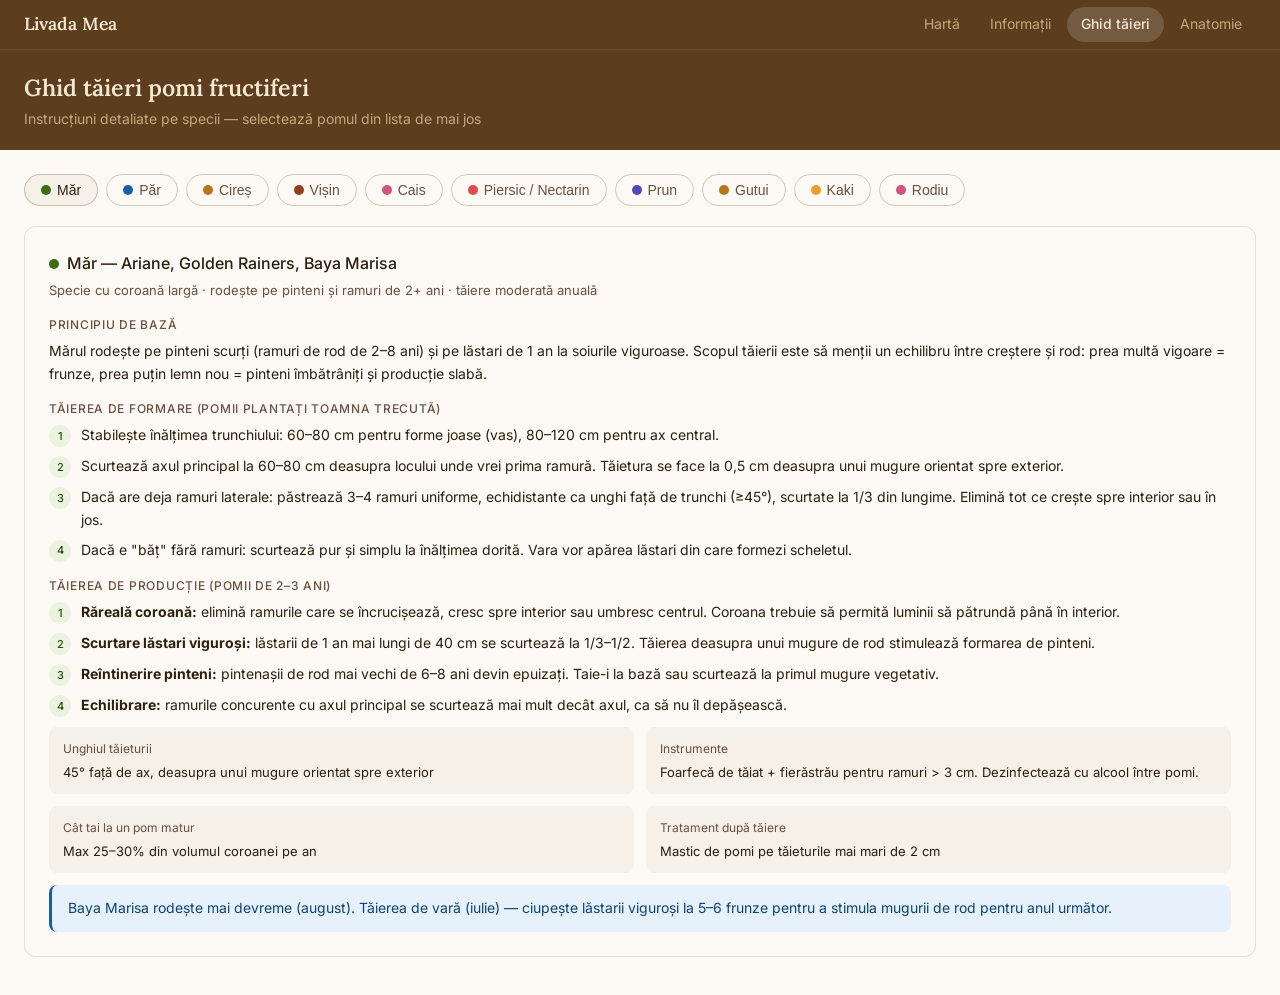
<file: ghid_taieri_pomi.html>
<!DOCTYPE html>
<html lang="ro">
<head>
<meta charset="UTF-8">
<meta name="viewport" content="width=device-width, initial-scale=1.0">
<link rel="stylesheet" href="style.css">
<title>Ghid Tăieri Pomi Fructiferi</title>
<link rel="icon" href="favicon.ico">
<style>
:root {
  --bg-info: #e6f1fb;
  --bg-warn: #faeeda;
  --bg-danger: #fcebeb;
  --bg-success: #eaf3de;
  --text-info: #0c447c;
  --text-warn: #633806;
  --text-danger: #791f1f;
  --text-success: #27500a;
  --radius-md: 8px;
  --radius-lg: 12px;
}
@media (prefers-color-scheme: dark) {
  :root {
    --bg-info: #042c53;
    --bg-warn: #412402;
    --bg-danger: #501313;
    --bg-success: #173404;
    --text-info: #85b7eb;
    --text-warn: #fac775;
    --text-danger: #f09595;
    --text-success: #c0dd97;
  }
}
body{font-size:15px;padding:0;line-height:1.6}

.species-grid{display:flex;flex-wrap:wrap;gap:8px;margin-bottom:20px}
.sp-btn{padding:7px 16px;border-radius:20px;border:0.5px solid var(--border-md);background:transparent;cursor:pointer;font-size:14px;color:var(--ink2);transition:all 0.15s;display:flex;align-items:center;gap:6px}
.sp-btn:hover{background:var(--bg2)}
.sp-btn.active{border-color:var(--border-md);color:var(--ink);font-weight:500;background:var(--bg2)}
.dot{width:10px;height:10px;border-radius:50%;flex-shrink:0}

.content{display:none}
.content.active{display:block}

.card{background:var(--bg);border:0.5px solid var(--border);border-radius:var(--radius-lg);padding:1.5rem;margin-bottom:14px}
.card-title{font-size:16px;font-weight:500;margin-bottom:4px;display:flex;align-items:center;gap:8px}
.card-sub{font-size:13px;color:var(--ink2);margin-bottom:14px}
.section-label{font-size:12px;font-weight:500;text-transform:uppercase;letter-spacing:0.06em;color:var(--ink2);margin:14px 0 6px}
.steps{list-style:none;display:flex;flex-direction:column;gap:8px}
.step{display:flex;gap:10px;align-items:flex-start}
.step-num{width:22px;height:22px;border-radius:50%;display:flex;align-items:center;justify-content:center;font-size:11px;font-weight:500;flex-shrink:0;margin-top:1px}
.step-text{font-size:14px;line-height:1.6}
p.body-text{font-size:14px;margin-bottom:8px}
.alert{border-radius:var(--radius-md);padding:12px 16px;font-size:14px;margin-top:12px;border-left:3px solid}
.alert-warn{background:var(--bg-warn);color:var(--text-warn);border-color:#ba7517}
.alert-info{background:var(--bg-info);color:var(--text-info);border-color:#185fa5}
.alert-danger{background:var(--bg-danger);color:var(--text-danger);border-color:#a32d2d}
.two-col{display:grid;grid-template-columns:1fr 1fr;gap:12px;margin-top:10px}
.mini-card{background:var(--bg2);border-radius:var(--radius-md);padding:12px 14px;font-size:13px;color:var(--ink)}
.mini-label{font-size:12px;color:var(--ink2);margin-bottom:3px}
.divider{border:none;border-top:0.5px solid var(--border);margin:14px 0}

/* Step colors per species */
.num-mar{background:#eaf3de;color:#27500a}
.num-par{background:#e6f1fb;color:#0c447c}
.num-cires{background:#faeeda;color:#633806}
.num-visin{background:#faece7;color:#712b13}
.num-cais{background:#fbeaf0;color:#72243e}
.num-piersic{background:#fcebeb;color:#791f1f}
.num-prun{background:#eeedfe;color:#3c3489}
.num-gutui{background:#faeeda;color:#633806}
.num-kaki{background:#faeeda;color:#633806}
.num-rodiu{background:#fbeaf0;color:#72243e}

@media (max-width: 600px) {
  div[style*="padding:1.5rem"] { padding: 0.75rem !important; }
  .species-grid { gap: 5px; }
  .sp-btn { padding: 5px 12px; font-size: 13px; }
  .card { padding: 1.1rem; }
  .card-title { font-size: 15px; }
  .two-col { grid-template-columns: 1fr; }
  .step { gap: 8px; }
  .alert { padding: 10px 12px; font-size: 13px; }
}

</style>
</head>
<body>
<nav class="main-nav">
  <a href="index.html" class="nav-brand">Livada Mea</a>
  <div class="nav-links">
    <a href="index.html" class="nav-link">Hartă</a>
    <a href="informatii.html" class="nav-link">Informații</a>
    <a href="ghid_taieri_pomi.html" class="nav-link active">Ghid tăieri</a>
    <a href="ghid_ramuri_pomi.html" class="nav-link">Anatomie</a>
  </div>
</nav>

<div class="page-header">
  <div>
    <h1>Ghid tăieri pomi fructiferi</h1>
    <div class="page-header-sub">Instrucțiuni detaliate pe specii — selectează pomul din lista de mai jos</div>
  </div>
</div>

<div style="padding:1.5rem">

<div class="species-grid">
  <button class="sp-btn active" data-sp="mar"><span class="dot" style="background:#3b6d11"></span>Măr</button>
  <button class="sp-btn" data-sp="par"><span class="dot" style="background:#185fa5"></span>Păr</button>
  <button class="sp-btn" data-sp="cires"><span class="dot" style="background:#ba7517"></span>Cireș</button>
  <button class="sp-btn" data-sp="visin"><span class="dot" style="background:#993c1d"></span>Vișin</button>
  <button class="sp-btn" data-sp="cais"><span class="dot" style="background:#d4537e"></span>Cais</button>
  <button class="sp-btn" data-sp="piersic"><span class="dot" style="background:#e24b4a"></span>Piersic / Nectarin</button>
  <button class="sp-btn" data-sp="prun"><span class="dot" style="background:#534ab7"></span>Prun</button>
  <button class="sp-btn" data-sp="gutui"><span class="dot" style="background:#ba7517"></span>Gutui</button>
  <button class="sp-btn" data-sp="kaki"><span class="dot" style="background:#ef9f27"></span>Kaki</button>
  <button class="sp-btn" data-sp="rodiu"><span class="dot" style="background:#d4537e"></span>Rodiu</button>
</div>

<!-- MĂR -->
<div class="content active" id="sp-mar">
  <div class="card">
    <div class="card-title"><span class="dot" style="background:#3b6d11"></span>Măr — Ariane, Golden Rainers, Baya Marisa</div>
    <div class="card-sub">Specie cu coroană largă · rodește pe pinteni și ramuri de 2+ ani · tăiere moderată anuală</div>
    <div class="section-label">Principiu de bază</div>
    <p class="body-text">Mărul rodește pe pinteni scurți (ramuri de rod de 2–8 ani) și pe lăstari de 1 an la soiurile viguroase. Scopul tăierii este să menții un echilibru între creștere și rod: prea multă vigoare = frunze, prea puțin lemn nou = pinteni îmbătrâniți și producție slabă.</p>
    <div class="section-label">Tăierea de formare (pomii plantați toamna trecută)</div>
    <ol class="steps">
      <li class="step"><span class="step-num num-mar">1</span><span class="step-text">Stabilește înălțimea trunchiului: 60–80 cm pentru forme joase (vas), 80–120 cm pentru ax central.</span></li>
      <li class="step"><span class="step-num num-mar">2</span><span class="step-text">Scurtează axul principal la 60–80 cm deasupra locului unde vrei prima ramură. Tăietura se face la 0,5 cm deasupra unui mugure orientat spre exterior.</span></li>
      <li class="step"><span class="step-num num-mar">3</span><span class="step-text">Dacă are deja ramuri laterale: păstrează 3–4 ramuri uniforme, echidistante ca unghi față de trunchi (≥45°), scurtate la 1/3 din lungime. Elimină tot ce crește spre interior sau în jos.</span></li>
      <li class="step"><span class="step-num num-mar">4</span><span class="step-text">Dacă e "băț" fără ramuri: scurtează pur și simplu la înălțimea dorită. Vara vor apărea lăstari din care formezi scheletul.</span></li>
    </ol>
    <div class="section-label">Tăierea de producție (pomii de 2–3 ani)</div>
    <ol class="steps">
      <li class="step"><span class="step-num num-mar">1</span><span class="step-text"><strong>Răreală coroană:</strong> elimină ramurile care se încrucișează, cresc spre interior sau umbresc centrul. Coroana trebuie să permită luminii să pătrundă până în interior.</span></li>
      <li class="step"><span class="step-num num-mar">2</span><span class="step-text"><strong>Scurtare lăstari viguroși:</strong> lăstarii de 1 an mai lungi de 40 cm se scurtează la 1/3–1/2. Tăierea deasupra unui mugure de rod stimulează formarea de pinteni.</span></li>
      <li class="step"><span class="step-num num-mar">3</span><span class="step-text"><strong>Reîntinerire pinteni:</strong> pintenașii de rod mai vechi de 6–8 ani devin epuizați. Taie-i la bază sau scurtează la primul mugure vegetativ.</span></li>
      <li class="step"><span class="step-num num-mar">4</span><span class="step-text"><strong>Echilibrare:</strong> ramurile concurente cu axul principal se scurtează mai mult decât axul, ca să nu îl depășească.</span></li>
    </ol>
    <div class="two-col">
      <div class="mini-card"><div class="mini-label">Unghiul tăieturii</div>45° față de ax, deasupra unui mugure orientat spre exterior</div>
      <div class="mini-card"><div class="mini-label">Instrumente</div>Foarfecă de tăiat + fierăstrău pentru ramuri &gt; 3 cm. Dezinfectează cu alcool între pomi.</div>
      <div class="mini-card"><div class="mini-label">Cât tai la un pom matur</div>Max 25–30% din volumul coroanei pe an</div>
      <div class="mini-card"><div class="mini-label">Tratament după tăiere</div>Mastic de pomi pe tăieturile mai mari de 2 cm</div>
    </div>
    <div class="alert alert-info">Baya Marisa rodește mai devreme (august). Tăierea de vară (iulie) — ciupește lăstarii viguroși la 5–6 frunze pentru a stimula mugurii de rod pentru anul următor.</div>
  </div>
</div>

<!-- PĂR -->
<div class="content" id="sp-par">
  <div class="card">
    <div class="card-title"><span class="dot" style="background:#185fa5"></span>Păr — Contesa de Paris, Bella di Giugno, Williams Roșu, Latina</div>
    <div class="card-sub">Similar cu mărul, dar crește mai vertical (piramidal) · mai sensibil la foc bacterian · necesită mai puțină tăiere</div>
    <div class="section-label">Principiu de bază</div>
    <p class="body-text">Părul are tendință naturală spre creștere verticală. Scopul tăierii este să deschizi coroana spre lumină și să menții ramurile schelet la unghi de 45–60° față de trunchi. Tăie mai puțin decât la măr — excesul de tăiere la păr stimulează lăstari viguroși în detrimentul rodului.</p>
    <div class="section-label">Tăierea de formare (pomi noi)</div>
    <ol class="steps">
      <li class="step"><span class="step-num num-par">1</span><span class="step-text">Scurtează axul principal la 70–90 cm, deasupra unui mugure bine poziționat.</span></li>
      <li class="step"><span class="step-num num-par">2</span><span class="step-text">Ramurile laterale care cresc prea vertical (unghi &lt; 30°) se coboară cu sfori sau cu greutăți mici — nu se taie, ci se direcționează. Unghiul ideal e 45–60°.</span></li>
      <li class="step"><span class="step-num num-par">3</span><span class="step-text">Elimină ramurile care concurează cu axul central.</span></li>
    </ol>
    <div class="section-label">Tăierea de producție (pomi stabiliți)</div>
    <ol class="steps">
      <li class="step"><span class="step-num num-par">1</span><span class="step-text"><strong>Răreală:</strong> elimină ramurile care umbresc interiorul, care se încrucișează sau cresc spre trunchi.</span></li>
      <li class="step"><span class="step-num num-par">2</span><span class="step-text"><strong>Scurtare minimă:</strong> la păr scurtează mai puțin decât la măr. Lăstarii de 1 an sub 30 cm nu se ating — devin pinteni de rod singuri.</span></li>
      <li class="step"><span class="step-num num-par">3</span><span class="step-text"><strong>Reîntinerire:</strong> dacă pintenașii de rod sunt vechi și epuizați, taie-i la lemn de 2–3 ani sănătos.</span></li>
      <li class="step"><span class="step-num num-par">4</span><span class="step-text"><strong>Bella di Giugno</strong> (extratimpuriu): după recoltare în iunie, ciupește lăstarii noi la 4–5 frunze pentru a stimula mugurii de rod pentru anul următor.</span></li>
    </ol>
    <div class="alert alert-danger">Focul bacterian (Erwinia amylovora): dacă observi ramuri cu vârf îndoit „în cârjă" și frunze maronii care nu cad, taie imediat cu 30 cm în lemn sănătos. Dezinfectează foarfeca cu înălbitor 10% sau alcool între fiecare tăietură. Nu face compost din aceste ramuri — arde-le.</div>
  </div>
</div>

<!-- CIREȘ -->
<div class="content" id="sp-cires">
  <div class="card">
    <div class="card-title"><span class="dot" style="background:#ba7517"></span>Cireș — Hibrid Amar, Regina, Early Lory</div>
    <div class="card-sub">⚠ Specia cea mai sensibilă la tăiere greșită · tăiere EXCLUSIV în sezonul de vegetație activă</div>
    <div class="alert alert-danger">Nu tăia niciodată cireșul toamna, iarna sau primăvara devreme (februarie–martie). Rănile din repaus vegetativ nu se vindecă și devin porți de intrare pentru cancer bacterian (Pseudomonas) și Cytospora. Tăierea de vară, după recoltă, este regula de bază.</div>
    <div class="section-label">Tăierea de formare — pomi plantați toamna trecută</div>
    <ol class="steps">
      <li class="step"><span class="step-num num-cires">1</span><span class="step-text">Așteptă înflorirea completă și apariția frunzelor (aprilie). Abia atunci intervii.</span></li>
      <li class="step"><span class="step-num num-cires">2</span><span class="step-text">Scurtează axul principal la 80–100 cm de la sol (pentru formă de vas deschis) sau lasă-l mai lung (120–150 cm) pentru ax central.</span></li>
      <li class="step"><span class="step-num num-cires">3</span><span class="step-text">Dacă are ramuri laterale: păstrează 3–4 ramuri uniform distribuite, scurtate la 40–50 cm. Elimină orice ramură care formează unghi mai mic de 30° cu trunchiul.</span></li>
      <li class="step"><span class="step-num num-cires">4</span><span class="step-text">Acoperă toate tăieturile mai mari de 1,5 cm cu mastic de pomi imediat. La cireș aceasta e obligatorie.</span></li>
    </ol>
    <div class="section-label">Tăierea principală — vara după recoltă</div>
    <ol class="steps">
      <li class="step"><span class="step-num num-cires">1</span><span class="step-text"><strong>Timp optim:</strong> imediat după cules, maxim 3 săptămâni. Cu cât mai devreme, cu atât rana se vindecă mai bine înainte de toamnă.</span></li>
      <li class="step"><span class="step-num num-cires">2</span><span class="step-text"><strong>Limitare înălțime:</strong> taie vârful axului central la înălțimea maximă dorită (2,5–3 m), deasupra unei ramuri laterale bine direcționate.</span></li>
      <li class="step"><span class="step-num num-cires">3</span><span class="step-text"><strong>Răreală coroană:</strong> elimină ramurile care se încrucișează, umbresc centrul sau cresc vertical în interiorul coroanei.</span></li>
      <li class="step"><span class="step-num num-cires">4</span><span class="step-text"><strong>Reîntinerire:</strong> ramurile laterale care au dat rod mai mult de 4–5 ani se scurtează la o ramură tânără de înlocuire sau se elimină complet.</span></li>
      <li class="step"><span class="step-num num-cires">5</span><span class="step-text"><strong>Finalizare:</strong> unge cu mastic toate tăieturile &gt; 1 cm. Strânge și arde lemnul tăiat.</span></li>
    </ol>
    <div class="two-col">
      <div class="mini-card"><div class="mini-label">Early Lory</div>Recoltă mai → taie imediat în mai-iunie.</div>
      <div class="mini-card"><div class="mini-label">Regina</div>Recoltă iulie → taie în iulie-august. Fereastra e mai scurtă.</div>
      <div class="mini-card"><div class="mini-label">Hibrid Amar</div>Recoltă mai-iunie → la fel ca Early Lory.</div>
      <div class="mini-card"><div class="mini-label">Instrumente obligatorii</div>Ferăstrău dezinfectat + mastic de pomi pe toate tăieturile.</div>
    </div>
  </div>
</div>

<!-- VIȘIN -->
<div class="content" id="sp-visin">
  <div class="card">
    <div class="card-title"><span class="dot" style="background:#993c1d"></span>Vișin — Morella Neagra</div>
    <div class="card-sub">Mai tolerant decât cireșul · rodește pe lăstari de 1 an și pe pinteni scurți · tăiere moderată</div>
    <div class="section-label">Principiu de bază</div>
    <p class="body-text">Spre deosebire de cireș, vișinul rodește și pe lemnul de 1 an. Asta îl face mai ușor de tăiat — dacă greșești un an, se recuperează rapid. Totuși, regula generală rămâne: tăierea de vară e preferabilă.</p>
    <div class="section-label">Tăierea de formare (pom tânăr)</div>
    <ol class="steps">
      <li class="step"><span class="step-num num-visin">1</span><span class="step-text">Se poate face în martie sau după înflorire (mai sigur). Formă recomandată: vas deschis cu 3–4 ramuri schelet la 50–70 cm de sol.</span></li>
      <li class="step"><span class="step-num num-visin">2</span><span class="step-text">Scurtează axul la înălțimea dorită. Ramurile schelet se lasă la 40–50 cm, orientate la 45–60° față de trunchi.</span></li>
    </ol>
    <div class="section-label">Tăierea de producție (vara, după recoltă — iulie-august)</div>
    <ol class="steps">
      <li class="step"><span class="step-num num-visin">1</span><span class="step-text"><strong>Reîntinerire anuală:</strong> vișinul "pleșuvește" de jos dacă nu îl tai — rodește doar în vârf. Scurtează ramurile principale la o ramură laterală tânără, mai jos.</span></li>
      <li class="step"><span class="step-num num-visin">2</span><span class="step-text"><strong>Elimină lăstarii lacomi:</strong> lăstarii verticali, viguroși, care cresc din trunchi sau din ramuri principale — îi elimini complet.</span></li>
      <li class="step"><span class="step-num num-visin">3</span><span class="step-text"><strong>Aerisire:</strong> la Morella Neagra coroana se înghesuie rapid. Elimină 20–25% din ramurile care se suprapun.</span></li>
      <li class="step"><span class="step-num num-visin">4</span><span class="step-text"><strong>Nu tăia mai mult de 30%</strong> din coroană într-un singur an.</span></li>
    </ol>
    <div class="alert alert-info">Morella Neagra e parțial autofertilă, dar producția crește semnificativ cu un polenizator în vecinătate (alt vișin sau chiar cireș timpuriu).</div>
  </div>
</div>

<!-- CAIS -->
<div class="content" id="sp-cais">
  <div class="card">
    <div class="card-title"><span class="dot" style="background:#d4537e"></span>Cais — Umberto, Mare Timpuriu</div>
    <div class="card-sub">Rodește pe pinteni scurți și lăstari de 1 an · sensibil la monilioză · tăiere primăvara târziu</div>
    <div class="alert alert-warn">Tăie caisul abia în martie–început de aprilie, când mugurii au pornit vizibil. Nu în februarie sau toamnă — riscul de monilioză și boli bacteriene e mare la rănile din repaus.</div>
    <div class="section-label">Tăierea de formare (pom tânăr)</div>
    <ol class="steps">
      <li class="step"><span class="step-num num-cais">1</span><span class="step-text">Formă ideală: vas deschis cu 3–4 ramuri schelet. Scurtează axul la 70–80 cm.</span></li>
      <li class="step"><span class="step-num num-cais">2</span><span class="step-text">Ramurile laterale alese pentru schelet se scurtează la 30–40 cm, deasupra unui mugure orientat spre exterior.</span></li>
      <li class="step"><span class="step-num num-cais">3</span><span class="step-text">Elimină ramurile cu unghi mic față de trunchi (&lt; 30°) — sunt predispuse la rupturi sub greutatea fructelor.</span></li>
    </ol>
    <div class="section-label">Tăierea de producție (pomi stabiliți)</div>
    <ol class="steps">
      <li class="step"><span class="step-num num-cais">1</span><span class="step-text"><strong>Răreală coroană:</strong> caisul produce mulți lăstari viguroși anual. Elimină ce crește spre interior, se încrucișează sau umbrește.</span></li>
      <li class="step"><span class="step-num num-cais">2</span><span class="step-text"><strong>Scurtare lăstari de 1 an:</strong> lăstarii lungi (&gt; 50 cm) se scurtează la 1/3 pentru a stimula ramificarea și formarea de pinteni de rod.</span></li>
      <li class="step"><span class="step-num num-cais">3</span><span class="step-text"><strong>Reîntinerire pinteni:</strong> pintenașii de rod mai vechi de 4–5 ani se scurtează la lemn proaspăt sau se elimină.</span></li>
      <li class="step"><span class="step-num num-cais">4</span><span class="step-text"><strong>Tăiere ușoară post-recoltă:</strong> după cules poți elimina ramurile slab productive sau bolnave.</span></li>
    </ol>
    <div class="alert alert-danger">Mare Timpuriu înflorește devreme (uneori în martie) — risc mare de brumă. Plantează-l într-o zonă adăpostită sau pe un versant cu scurgere bună a aerului rece.</div>
  </div>
</div>

<!-- PIERSIC / NECTARIN -->
<div class="content" id="sp-piersic">
  <div class="card">
    <div class="card-title"><span class="dot" style="background:#e24b4a"></span>Piersic &amp; Nectarin — Amalia, Gladis, Tina</div>
    <div class="card-sub">Specia care necesită cea mai puternică tăiere anuală · rodește EXCLUSIV pe lemnul de 1 an</div>
    <div class="alert alert-danger">Piersicul rodește doar pe lăstarii crescuți în anul precedent. Dacă nu tai în fiecare an, rodul urcă spre vârfuri, coroana se golește de jos și în 3–4 ani producția devine nesemnificativă. Tăierea anuală puternică NU e opțională.</div>
    <div class="section-label">Cum identifici lemnul de rod la piersic</div>
    <p class="body-text">Pe o ramură de 1 an vei vedea grupuri de câte 3 muguri: 2 laterali rotunzi (muguri de floare/rod) și 1 central mai alungit (mugure de frunze). Aceasta e ramura care va da fruct. Ramurile de 2+ ani deja fructificați nu mai rodesc.</p>
    <div class="section-label">Tăierea de formare (pom tânăr — primul an)</div>
    <ol class="steps">
      <li class="step"><span class="step-num num-piersic">1</span><span class="step-text">Formă: vas deschis cu 3 ramuri schelet la 50–60 cm de sol. Piersicul NU se conduce ca ax central.</span></li>
      <li class="step"><span class="step-num num-piersic">2</span><span class="step-text">Scurtează axul la 60 cm. Alege 3 lăstari bine distribuiți (120° între ei, unghi față de trunchi ≥ 45°) și scurtează-i la 30 cm fiecare.</span></li>
      <li class="step"><span class="step-num num-piersic">3</span><span class="step-text">Elimină tot restul — complet, de la bază.</span></li>
    </ol>
    <div class="section-label">Tăierea anuală de producție (1 mar – 20 mar)</div>
    <ol class="steps">
      <li class="step"><span class="step-num num-piersic">1</span><span class="step-text"><strong>Identifică lăstarii de rod:</strong> lăstari de 30–60 cm cu mugurii tripleți. Aceștia sunt aurul tău — păstrează-i.</span></li>
      <li class="step"><span class="step-num num-piersic">2</span><span class="step-text"><strong>Regula 1/3:</strong> din toți lăstarii de rod disponibili pe o ramură, păstrează 1/3, taie 2/3. Îi scurtezi pe cei păstrați la 30–40 cm (lasă 6–8 perechi de muguri).</span></li>
      <li class="step"><span class="step-num num-piersic">3</span><span class="step-text"><strong>Reîntinerire:</strong> ramura de schelet se scurtează la ultima ramificare tânără. Practic "muți" rodul mai aproape de baza scheletului în fiecare an.</span></li>
      <li class="step"><span class="step-num num-piersic">4</span><span class="step-text"><strong>Elimină lăstarii lacomi:</strong> lăstarii verticali viguroși de pe trunchi sau din baza ramurilor — elimină-i complet.</span></li>
      <li class="step"><span class="step-num num-piersic">5</span><span class="step-text"><strong>Rezultat final:</strong> după tăiere, coroana trebuie să pară "aerisită" — dacă aruncă o pasăre prin ea, nu ar trebui să atingă nicio ramură.</span></li>
    </ol>
    <div class="section-label">Tăierea de vară (iulie)</div>
    <ol class="steps">
      <li class="step"><span class="step-num num-piersic">1</span><span class="step-text">Ciupește sau taie lăstarii viguroși care s-au dezvoltat peste ramurile de rod cu fructe.</span></li>
      <li class="step"><span class="step-num num-piersic">2</span><span class="step-text">Elimini lăstarii lacomi care au apărut de la tăierile de primăvară și care umbresc.</span></li>
    </ol>
    <div class="alert alert-warn">Bășicarea frunzelor (Taphrina deformans): tratament obligatoriu cu zeamă bordeleza 1% toamna la căderea frunzelor și primăvara la umflarea mugurilor — înainte să apară simptomele.</div>
  </div>
</div>

<!-- PRUN -->
<div class="content" id="sp-prun">
  <div class="card">
    <div class="card-title"><span class="dot" style="background:#534ab7"></span>Prun — Român, Fortune</div>
    <div class="card-sub">Specie robustă · tăiere moderată · rodește pe pinteni și lăstari de 1 an</div>
    <div class="section-label">Principiu de bază</div>
    <p class="body-text">Prunul e cel mai ușor de tăiat din livadă. Tolerează bine intervenția și se recuperează rapid. Rodește atât pe pinteni scurți, cât și pe lăstari de 1 an — regim mixt, similar cu mărul.</p>
    <div class="section-label">Tăierea de formare (pom tânăr)</div>
    <ol class="steps">
      <li class="step"><span class="step-num num-prun">1</span><span class="step-text">Formă: vas deschis (3–4 ramuri schelet) sau ax central. Înălțime trunchi: 60–80 cm.</span></li>
      <li class="step"><span class="step-num num-prun">2</span><span class="step-text">Scurtează axul la 70–80 cm. Ramurile laterale alese se scurtează la 40 cm.</span></li>
      <li class="step"><span class="step-num num-prun">3</span><span class="step-text">Elimină drajonii de la rădăcini — apar frecvent la prun și "fură" vigoarea pomului.</span></li>
    </ol>
    <div class="section-label">Tăierea de producție (25 feb – 15 mar)</div>
    <ol class="steps">
      <li class="step"><span class="step-num num-prun">1</span><span class="step-text"><strong>Răreală coroană:</strong> elimină ramurile care se încrucișează sau umbresc interiorul.</span></li>
      <li class="step"><span class="step-num num-prun">2</span><span class="step-text"><strong>Scurtare lăstari:</strong> lăstarii de 1 an mai lungi de 40 cm se scurtează la 1/2.</span></li>
      <li class="step"><span class="step-num num-prun">3</span><span class="step-text"><strong>Eliminare drajoni:</strong> în fiecare an, elimină drajonii de la rădăcini de la baza solului.</span></li>
      <li class="step"><span class="step-num num-prun">4</span><span class="step-text"><strong>Reîntinerire pinteni:</strong> pintenii de rod mai vechi de 5–6 ani se elimină sau se scurtează la bază.</span></li>
    </ol>
    <div class="two-col">
      <div class="mini-card"><div class="mini-label">Prun Român</div>Autofertil, robust. Productivitate bună fără intervenție excesivă.</div>
      <div class="mini-card"><div class="mini-label">Fortune (galben)</div>Vigoare mare, crește rapid. Poate necesita polenizator. Tăierea de formare e mai importantă în primii 2 ani.</div>
    </div>
    <div class="alert alert-info">Monilioza prunului: dacă observi fructe mumificate pe ramuri (rămase din anul trecut), strânge-le și arde-le înainte de înflorire.</div>
  </div>
</div>

<!-- GUTUI -->
<div class="content" id="sp-gutui">
  <div class="card">
    <div class="card-title"><span class="dot" style="background:#ba7517"></span>Gutui — Beretzki, De Portugalia</div>
    <div class="card-sub">Cea mai simplă tăiere din livadă · rodește pe lăstari de 1 an · necesită puțin</div>
    <div class="section-label">Principiu de bază</div>
    <p class="body-text">Gutuiul rodește pe lăstarii crescuți în anul curent (vârfurile lăstarilor de 1 an). E simplu: dacă lăsarul a crescut, vârful lui va face fruct. Tăierea excesivă reduce producția direct.</p>
    <div class="section-label">Tăierea de formare (pom tânăr)</div>
    <ol class="steps">
      <li class="step"><span class="step-num num-gutui">1</span><span class="step-text">Formă: vas deschis cu 3–4 ramuri schelet la 50–60 cm de sol. Gutuiul natural tinde spre tufiș — definește trunchiul clar în primii ani.</span></li>
      <li class="step"><span class="step-num num-gutui">2</span><span class="step-text">Scurtează axul la 70 cm. Alege 3–4 ramuri schelet și scurtează-le la 30–40 cm.</span></li>
      <li class="step"><span class="step-num num-gutui">3</span><span class="step-text">Elimină lăstarii care pornesc de la baza trunchiului sau de la sol.</span></li>
    </ol>
    <div class="section-label">Tăierea de producție (20 feb – 5 mar)</div>
    <ol class="steps">
      <li class="step"><span class="step-num num-gutui">1</span><span class="step-text"><strong>Tăiere minimă:</strong> elimină ramurile uscate, bolnave sau care se încrucișează. Atât — nu mai mult.</span></li>
      <li class="step"><span class="step-num num-gutui">2</span><span class="step-text"><strong>Nu scurta lăstarii de 1 an</strong> — sunt viitorii purtători de fructe.</span></li>
      <li class="step"><span class="step-num num-gutui">3</span><span class="step-text"><strong>Aerisire:</strong> dacă coroana e prea deasă, elimină selectiv 1–2 ramuri din interior.</span></li>
      <li class="step"><span class="step-num num-gutui">4</span><span class="step-text"><strong>Drajoni:</strong> elimină-i în fiecare an, de la nivelul solului.</span></li>
    </ol>
    <div class="alert alert-warn">Focul bacterian (Erwinia): gutuiul e la fel de susceptibil ca părul. Verifică primăvara după înflorire — ramurile cu vârf curbat și frunze maronii se taie imediat cu 30 cm în lemn sănătos.</div>
  </div>
</div>

<!-- KAKI -->
<div class="content" id="sp-kaki">
  <div class="card">
    <div class="card-title"><span class="dot" style="background:#ef9f27"></span>Kaki — Fuyu</div>
    <div class="card-sub">Tăiere minimă · crește lent dar sigur · rodește pe lăstari de 1 an la capătul ramurilor</div>
    <div class="section-label">Principiu de bază</div>
    <p class="body-text">Kakiul necesită cea mai puțină tăiere din livadă — mai ales în primii ani. Rodește pe lăstarii noi de la capătul ramurilor din anul precedent. Tăierea agresivă reduce drastic producția și stresează pomul inutil.</p>
    <div class="section-label">Tăierea de formare (pom tânăr — primii 3 ani)</div>
    <ol class="steps">
      <li class="step"><span class="step-num num-kaki">1</span><span class="step-text">Scurtează axul principal la 80–100 cm în primul an. Alege 3–4 ramuri schelet bine distribuite și lasă-le să crească — nu le scurta în exces.</span></li>
      <li class="step"><span class="step-num num-kaki">2</span><span class="step-text">Elimină ramurile care cresc spre interior, în jos sau care se suprapun.</span></li>
      <li class="step"><span class="step-num num-kaki">3</span><span class="step-text">Kakiul crește lent în primii ani și poate arăta "slab" — e normal. Nu forța cu tăieri stimulatoare.</span></li>
    </ol>
    <div class="section-label">Tăierea de producție (martie, înainte de pornirea mugurilor)</div>
    <ol class="steps">
      <li class="step"><span class="step-num num-kaki">1</span><span class="step-text"><strong>Tăiere strict corectivă:</strong> elimină ramurile uscate, bolnave sau care se încrucișează.</span></li>
      <li class="step"><span class="step-num num-kaki">2</span><span class="step-text"><strong>Limitare înălțime:</strong> dacă pomul devine prea înalt (&gt; 3 m), scurtează axul la o ramură laterală bine poziționată.</span></li>
      <li class="step"><span class="step-num num-kaki">3</span><span class="step-text"><strong>Nu atinge lăstarii de 1 an</strong> sănătoși — ei vor produce fructele în sezonul curent.</span></li>
    </ol>
    <div class="alert alert-warn">Fuyu e rezistent la ger până la -15°C, dar verifică primăvara ramurile degerale (lemn brunificat la secționare) și elimină-le abia după ce pornesc mugurii pe ramurile sănătoase.</div>
    <div class="alert alert-info">Fuyu e ne-astringent — se mănâncă ferm, ca un măr. Recoltezi în octombrie–noiembrie, după primul ger ușor care intensifică dulceața.</div>
  </div>
</div>

<!-- RODIU -->
<div class="content" id="sp-rodiu">
  <div class="card">
    <div class="card-title"><span class="dot" style="background:#d4537e"></span>Rodiu — Ako</div>
    <div class="card-sub">Tufă sau pom mic · tăiere de formare importantă · sensibil la ger sub -8°C</div>
    <div class="section-label">Principiu de bază</div>
    <p class="body-text">Rodiul crește natural ca tufă cu multiple tulpini. Poți alege să îl conduci ca tufiș ornamental-productiv (mai rezistent) sau ca pom cu un trunchi (mai expus la ger). În zona București-Ilfov, forma de tufă cu trunchi multiplu e mai sigură.</p>
    <div class="section-label">Tăierea de formare (pomi plantați toamna trecută)</div>
    <ol class="steps">
      <li class="step"><span class="step-num num-rodiu">1</span><span class="step-text"><strong>Formă tufiș:</strong> lasă 3–5 tulpini principale de la bază, bine distribuite. Elimină restul de la sol. Această formă oferă protecție mai bună la ger.</span></li>
      <li class="step"><span class="step-num num-rodiu">2</span><span class="step-text"><strong>Formă pom:</strong> dacă preferi un trunchi unic, alege cea mai viguroasă tulpină, elimină restul și scurtează la 70–80 cm. Protejează baza trunchiului cu paie sau agrotextil iarna.</span></li>
      <li class="step"><span class="step-num num-rodiu">3</span><span class="step-text">Așteptă martie–10 aprilie pentru tăierea de formare — după ce trece riscul de ger.</span></li>
    </ol>
    <div class="section-label">Tăierea de producție (primăvara sau vara)</div>
    <ol class="steps">
      <li class="step"><span class="step-num num-rodiu">1</span><span class="step-text"><strong>Eliminare drajoni:</strong> rodiul produce drajoni abundent. Elimină-i de la nivelul solului cel puțin de 2–3 ori pe sezon.</span></li>
      <li class="step"><span class="step-num num-rodiu">2</span><span class="step-text"><strong>Răreală minimă:</strong> elimină ramurile uscate, încrucișate sau care cresc spre interior.</span></li>
      <li class="step"><span class="step-num num-rodiu">3</span><span class="step-text"><strong>Limitare înălțime:</strong> dacă crește prea mult, scurtează tulpinile principale la o ramificare laterală.</span></li>
    </ol>
    <div class="alert alert-danger">Sub -8°C rodiul suferă. Sub -12°C îngheață până la sol. Dacă iarna viitoare se anunță foarte rece, învelește baza cu paie sau agrotextil. Vestea bună: chiar dacă îngheață complet, pornește din rădăcini primăvara și se reface în 1–2 ani.</div>
    <div class="alert alert-info">Ako produce din anul 2–3 după plantare. Producția crește semnificativ din anul 4–5.</div>
  </div>
</div>
</div>

<script>
const btns=document.querySelectorAll('.sp-btn');
const contents=document.querySelectorAll('.content');
btns.forEach(b=>{
  b.addEventListener('click',()=>{
    btns.forEach(x=>x.classList.remove('active'));
    contents.forEach(x=>x.classList.remove('active'));
    b.classList.add('active');
    document.getElementById('sp-'+b.dataset.sp).classList.add('active');
  });
});
</script>
</body>
</html>
</file>
<file: style.css>
/* ══════════════════════════════════════════════════════════
   Livada Mea — Shared Stylesheet
   ══════════════════════════════════════════════════════════ */

@import url('https://fonts.googleapis.com/css2?family=Lora:ital,wght@0,400;0,600;1,400;1,600&family=Inter:wght@300;400;500;600&display=swap');

/* ── DESIGN TOKENS ── */
:root {
  /* Earthy palette */
  --bark:     #5C3D1E;
  --bark-md:  #8B6242;
  --bark-lt:  #C4A882;
  --leaf:     #3B6D11;
  --leaf-lt:  #7AAD3A;
  --gold:     #C8922A;
  --gold-lt:  #F0C85A;

  /* Backgrounds */
  --bg:       #FDFAF5;
  --bg2:      #F5F0E8;
  --bg3:      #EDE6D8;

  /* Text */
  --ink:      #2C1F0E;
  --ink2:     #6B5040;
  --ink3:     #A0876A;

  /* Borders */
  --border:   rgba(92,61,30,0.15);
  --border-md: rgba(92,61,30,0.28);

  /* Fonts */
  --font-display: 'Lora', Georgia, serif;
  --font-body:    'Inter', -apple-system, sans-serif;
}

@media (prefers-color-scheme: dark) {
  :root {
    --bg:       #141008;
    --bg2:      #1E1710;
    --bg3:      #282018;
    --ink:      #F0E8D8;
    --ink2:     #C4A882;
    --ink3:     #7A6050;
    --border:   rgba(200,168,130,0.12);
    --border-md: rgba(200,168,130,0.25);
  }
}

/* ── RESET ── */
*, *::before, *::after { box-sizing: border-box; margin: 0; padding: 0; }

html { scroll-behavior: smooth; }

body {
  font-family: var(--font-body);
  background: var(--bg);
  color: var(--ink);
  min-height: 100vh;
  line-height: 1.6;
}

/* ── MAIN NAV ── */
.main-nav {
  background: var(--bark);
  padding: 0 1.5rem;
  display: flex;
  align-items: center;
  gap: 1rem;
  flex-wrap: wrap;
  min-height: 50px;
  border-bottom: 1px solid rgba(255,255,255,0.08);
}
.nav-brand {
  font-family: var(--font-display);
  font-size: 1.1rem;
  font-weight: 600;
  color: #F5E8D0;
  text-decoration: none;
  padding: 0.5rem 0;
  margin-right: auto;
}
.nav-links {
  display: flex;
  gap: 2px;
  flex-wrap: wrap;
}
.nav-link {
  font-family: var(--font-body);
  font-size: 14px;
  color: #C4A882;
  text-decoration: none;
  padding: 6px 14px;
  border-radius: 20px;
  transition: all 0.15s;
  white-space: nowrap;
}
.nav-link:hover { background: rgba(255,255,255,0.1); color: #F5E8D0; }
.nav-link.active { background: rgba(255,255,255,0.15); color: #F5E8D0; font-weight: 500; }

/* ── PAGE HEADER ── */
.page-header {
  background: var(--bark);
  padding: 1.2rem 1.5rem;
  display: flex;
  align-items: center;
  justify-content: space-between;
  flex-wrap: wrap;
  gap: 10px;
}
.page-header h1 {
  font-family: var(--font-display);
  font-size: 1.45rem;
  font-weight: 600;
  color: #F5E8D0;
}
.page-header-sub {
  font-size: 14px;
  color: #C4A882;
  margin-top: 2px;
}

/* ── RESPONSIVE ── */
@media (max-width: 600px) {
  .main-nav {
    padding: 0 0.75rem;
    min-height: 40px;
  }
  .nav-brand {
    font-size: 1rem;
    padding: 0.4rem 0;
  }
  .nav-links { gap: 1px; }
  .nav-link {
    padding: 4px 8px;
    font-size: 12px;
  }
  .page-header {
    padding: 0.8rem 1rem;
  }
  .page-header h1 {
    font-size: 1.15rem;
  }
  .page-header-sub {
    font-size: 12px;
  }
}
</file>
